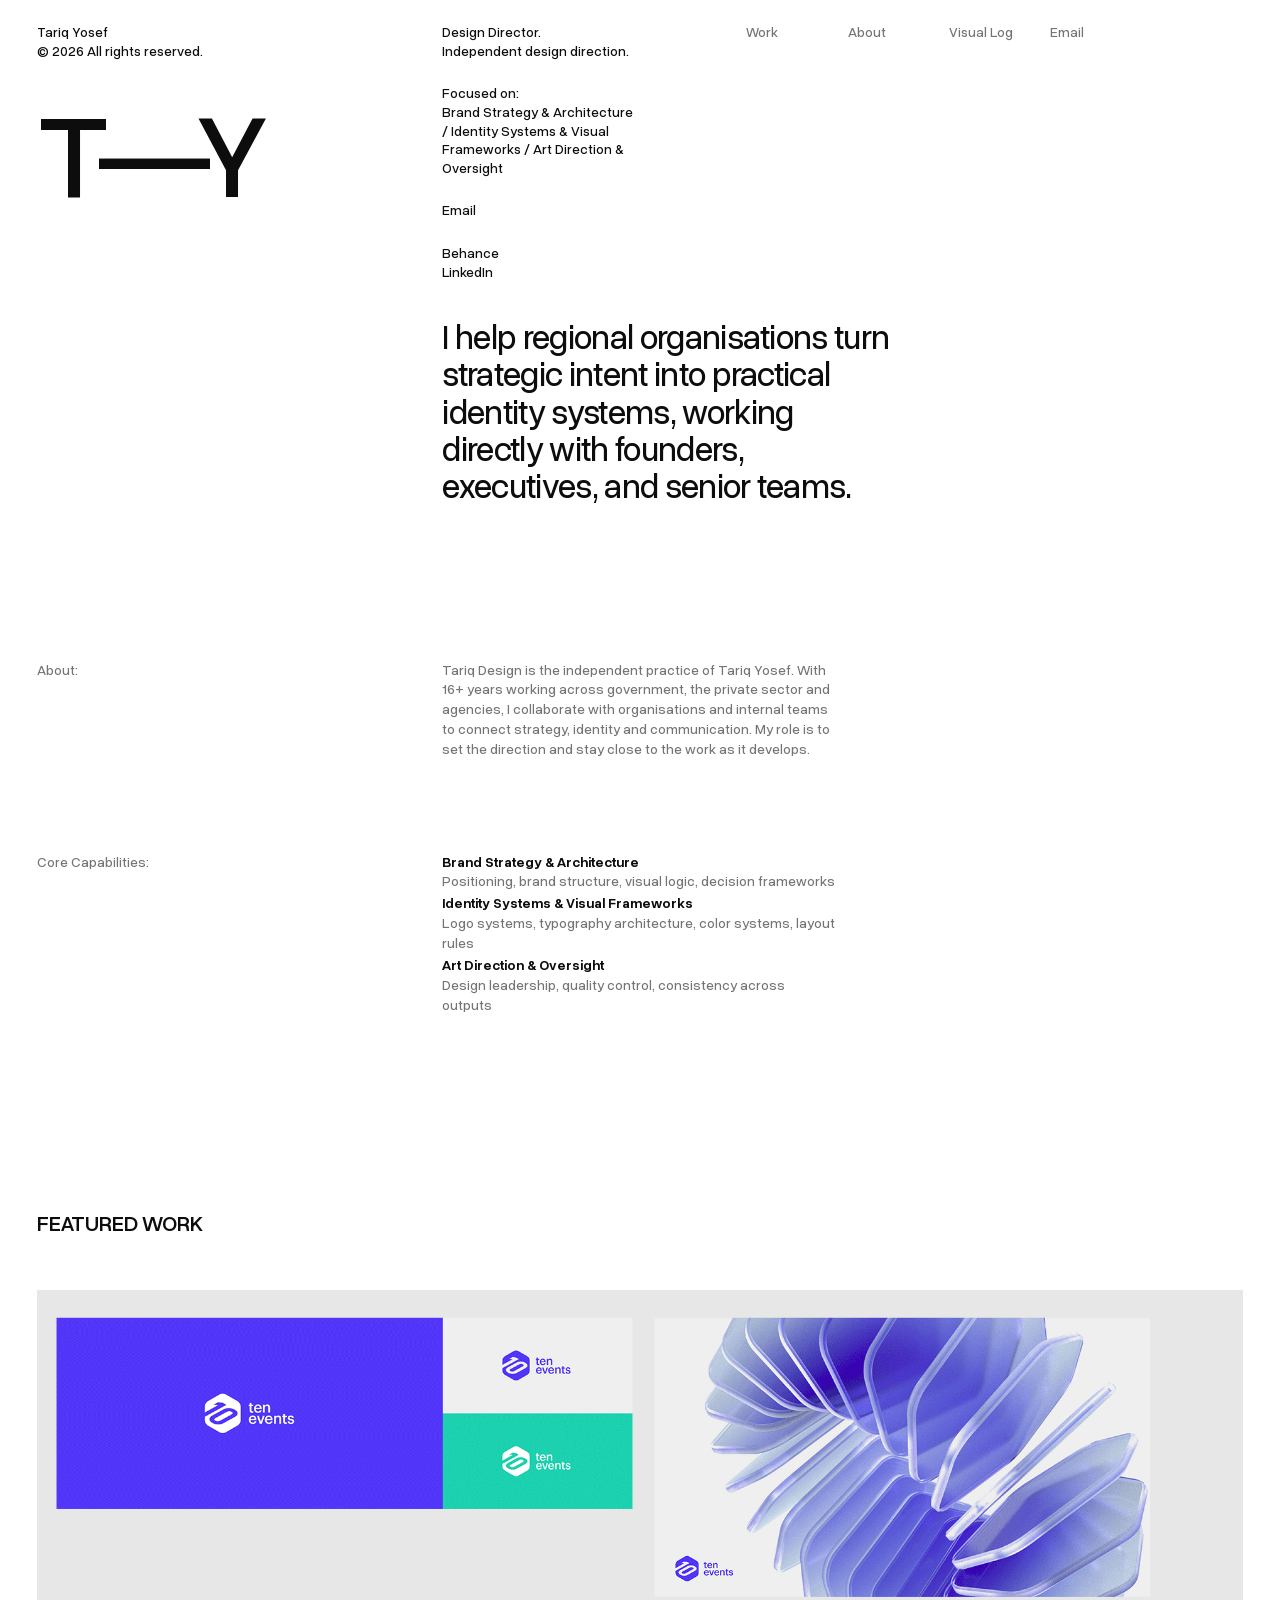
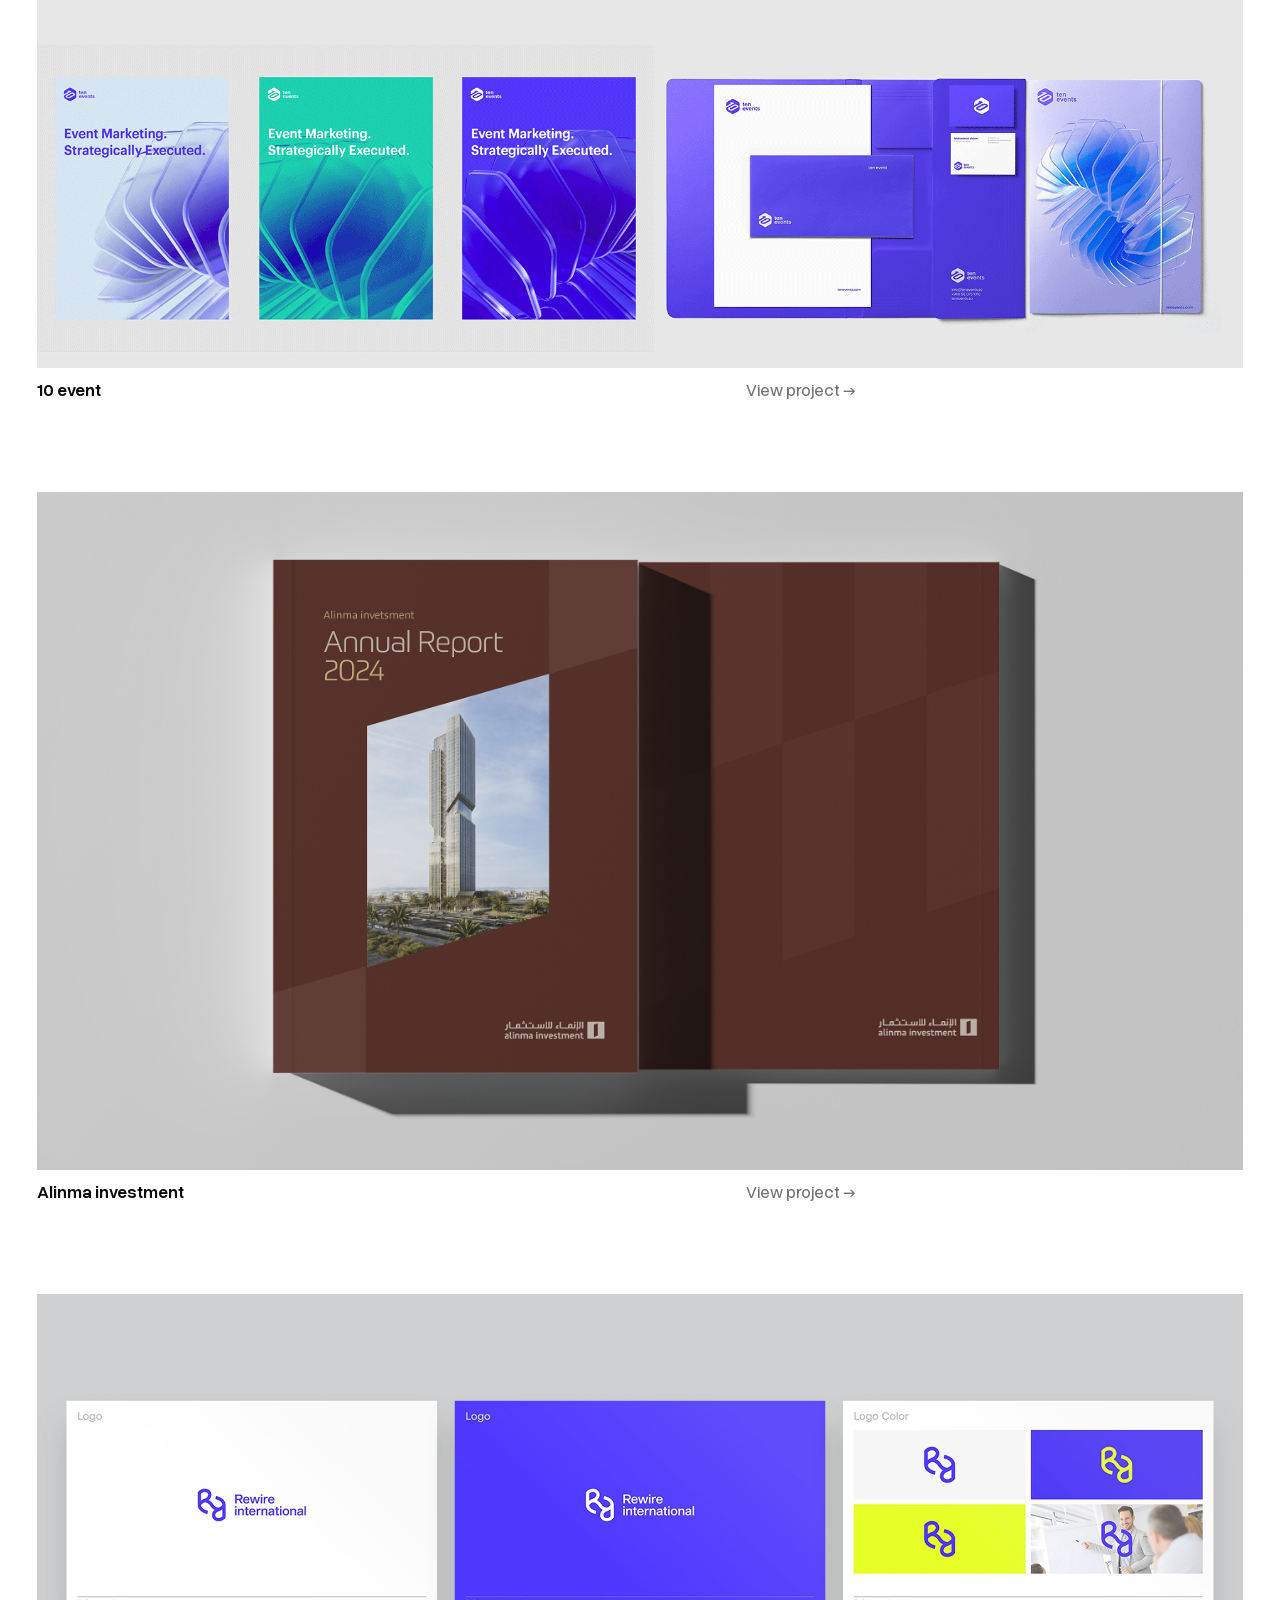
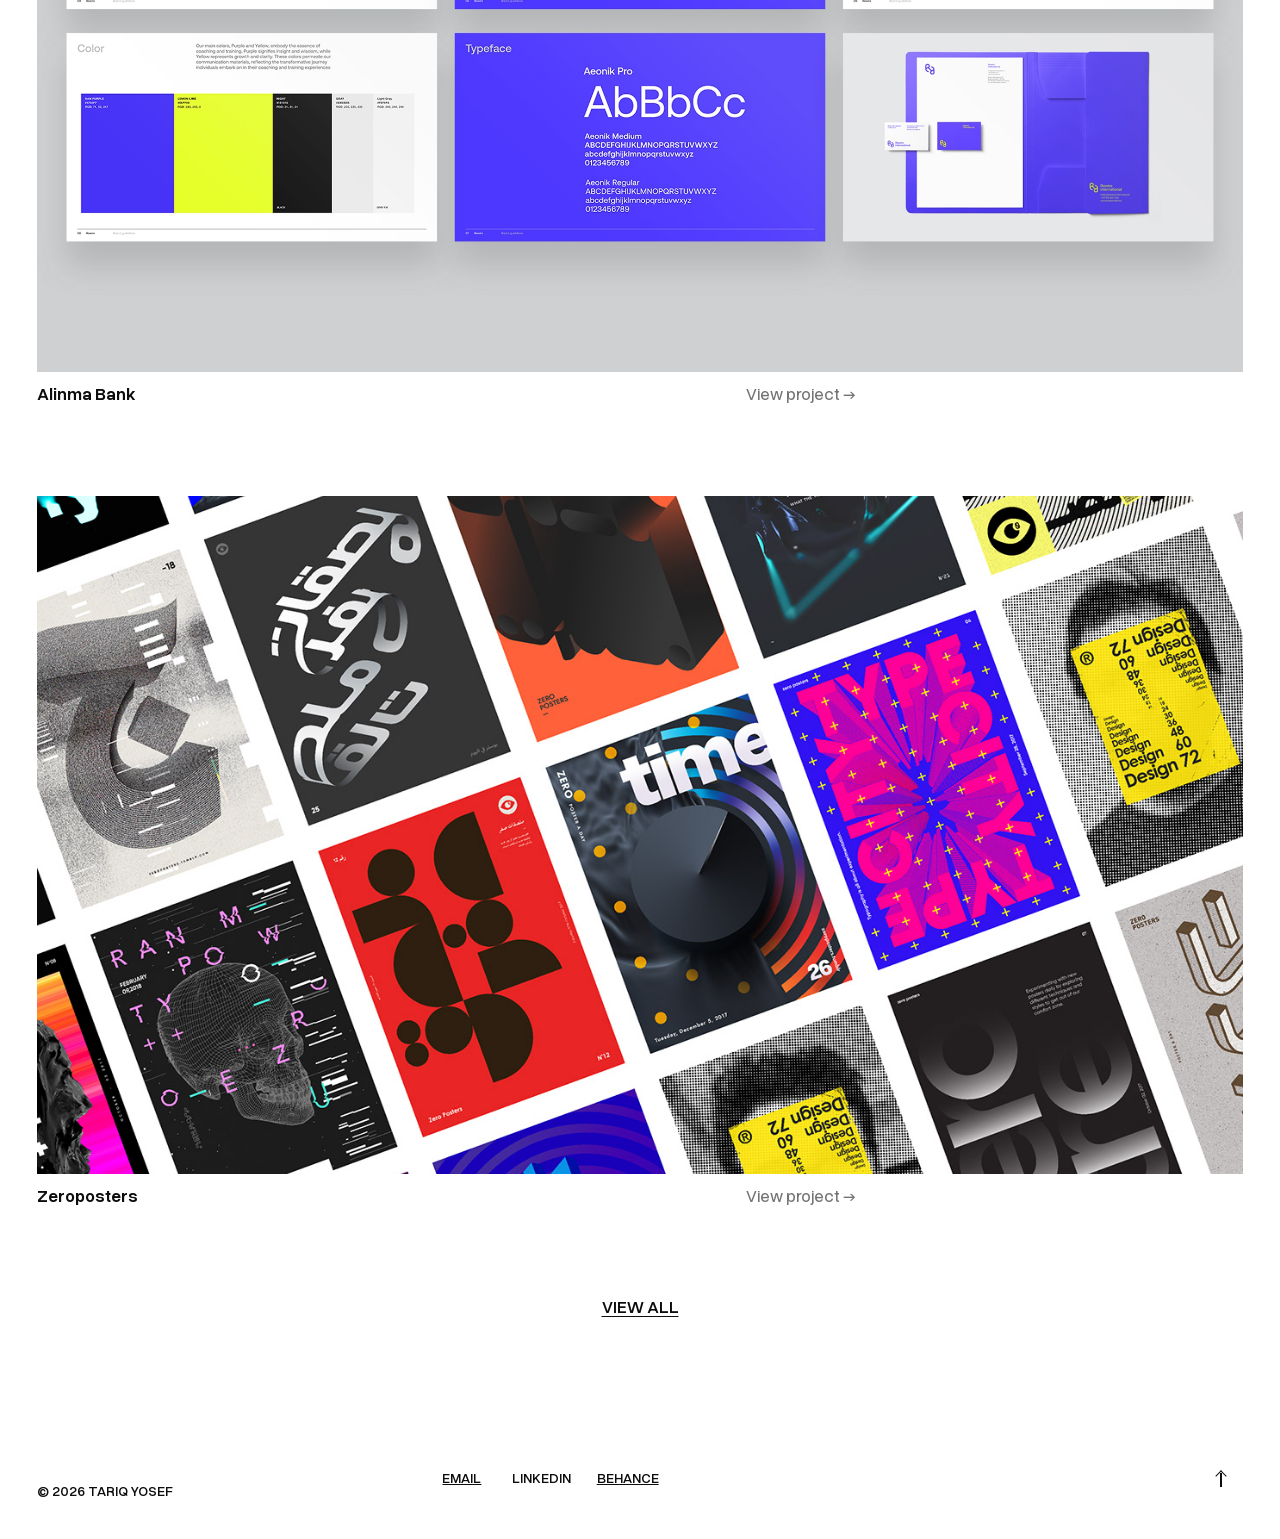
<file: index.html>
<!doctype html>
<html lang="en">
<head>
  <meta charset="utf-8">
  <meta name="viewport" content="width=device-width, initial-scale=1">
  <title>Tariq Yosef — Design Director</title>
  <meta name="description" content="Tariq Yosef is an independent Design Director focused on practical identity systems across Saudi Arabia and MENA.">
  <meta name="theme-color" content="#ffffff">
  <meta property="og:title" content="Tariq Yosef — Design Director">
  <meta property="og:description" content="Independent design direction, identity systems and brand governance across Saudi Arabia and MENA.">
  <meta property="og:type" content="website">
  <meta property="og:url" content="https://tariqdesign.com/">
  <link rel="canonical" href="https://tariqdesign.com/">
  <link rel="stylesheet" href="styles.css?v=61">
  <script defer src="script.js?v=28"></script>
</head>
<body data-page="home">
  <a class="skip-link" href="#main">Skip to content</a>

  <header class="information-layer site-information" id="top" aria-label="Portfolio information">
    <div class="information-column">
      <p><a class="identity-home-link" href="./" aria-label="Go to homepage"><span data-site="name">Tariq Yosef</span><br>© <span data-year></span> All rights reserved.</a></p>
    </div>
    <div class="information-column information-contact">
      <p><span data-professional-title>Design Director</span>.<br>Independent design direction.</p>
      <p>Focused on:<br><span data-focus>Brand systems / Identity / Direction</span></p>
      <p><a data-link="email" hidden>Email</a></p>
      <p><a data-link="behanceUrl" target="_blank" rel="noopener noreferrer" hidden>Behance</a><br><a data-link="linkedInUrl" target="_blank" rel="noopener noreferrer" hidden>LinkedIn</a></p>
    </div>
    <nav class="site-nav site-menu" aria-label="Primary navigation">
      <a href="work/">Work</a>
      <a href="about/">About</a>
      <a href="https://dribbble.com/tariqdesign" target="_blank" rel="noopener noreferrer" aria-label="Visual Log on Dribbble (opens in a new tab)">Visual Log</a>
      <a data-link="email" hidden>Email</a>
    </nav>
  </header>

  <main id="main">
    <section class="profile-panel home-profile" aria-labelledby="home-heading">
      <a class="profile-mark profile-mark-link" href="./" aria-label="Go to homepage">T—Y</a>
      <h1 class="home-positioning" id="home-heading" data-positioning>I help regional organisations turn strategic intent into practical identity systems.</h1>
      <div class="profile-details">
        <div>
          <p class="detail-heading"><span data-label="about">About</span>:</p>
          <p class="profile-copy" data-introduction></p>
        </div>
        <div>
          <p class="detail-heading"><span data-label="capabilities">Capabilities</span>:</p>
          <ul data-capabilities></ul>
        </div>
      </div>
    </section>

    <section class="home-work" aria-labelledby="featured-heading">
      <header class="section-heading">
        <h2 id="featured-heading">Featured work</h2>
      </header>
      <div class="featured-projects" data-home-projects></div>
      <div class="home-work-more">
        <a href="work/">View all</a>
      </div>
    </section>
  </main>

  <footer class="site-footer">
    <p>© <span data-year></span> <span data-site="name">Tariq Yosef</span></p>
    <div class="site-footer-links">
      <a data-link="email" hidden></a>
      <a data-link="linkedInUrl" target="_blank" rel="noopener noreferrer" hidden>LinkedIn</a>
      <a data-link="behanceUrl" target="_blank" rel="noopener noreferrer" hidden>Behance</a>
    </div>
    <a class="back-to-top" href="#top" aria-label="Back to top"><span class="back-to-top-icon" aria-hidden="true"></span></a>
  </footer>

  <p class="content-error" data-error role="status" hidden></p>
</body>
</html>
</file>
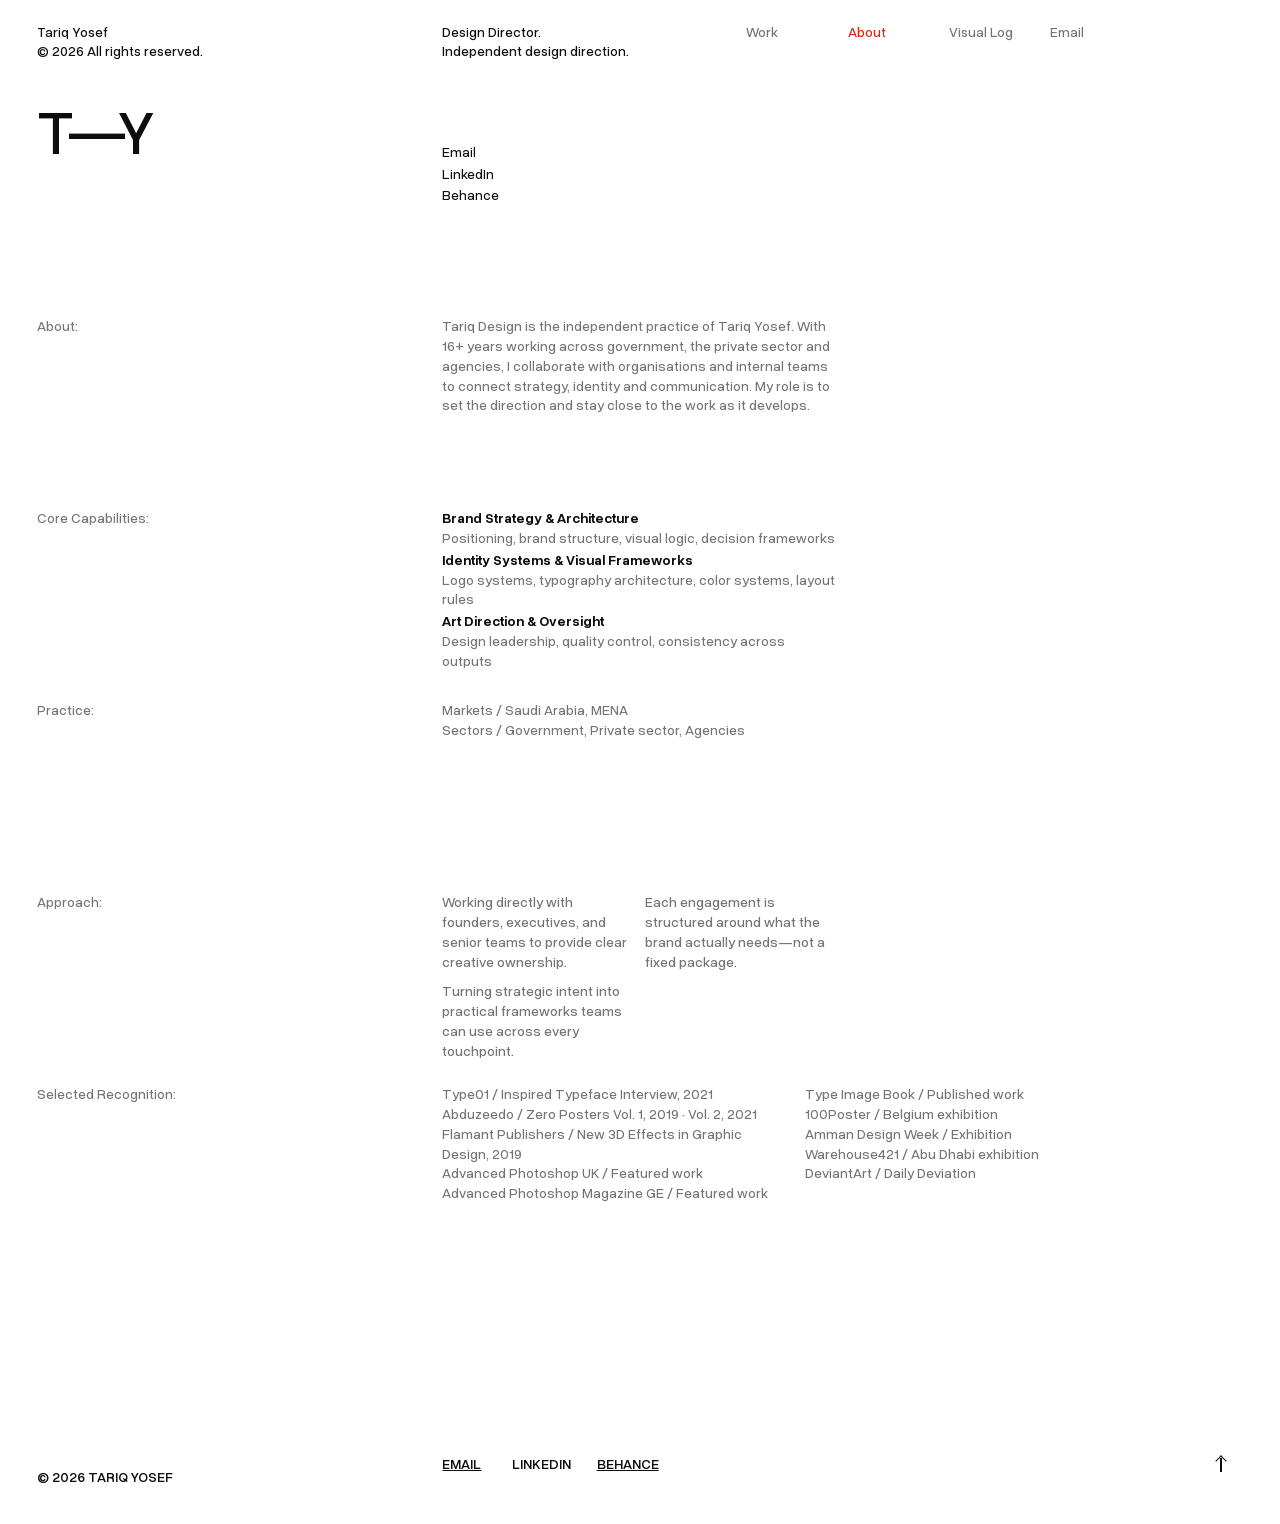
<file: about/index.html>
<!doctype html>
<html lang="en">
<head>
  <meta charset="utf-8">
  <meta name="viewport" content="width=device-width, initial-scale=1">
  <title>About — Tariq Yosef, Design Director</title>
  <meta name="description" content="About Tariq Yosef, an independent Design Director working across brand systems, visual direction and identity systems.">
  <meta name="theme-color" content="#ffffff">
  <meta property="og:title" content="About — Tariq Yosef, Design Director">
  <meta property="og:description" content="Independent design direction, identity systems and brand governance across Saudi Arabia and MENA.">
  <meta property="og:type" content="website">
  <meta property="og:url" content="https://tariqdesign.com/about/">
  <link rel="canonical" href="https://tariqdesign.com/about/">
  <link rel="stylesheet" href="../styles.css?v=58">
  <script defer src="../script.js?v=26"></script>
</head>
<body data-page="about">
  <a class="skip-link" href="#main">Skip to content</a>

  <header class="information-layer site-information" id="top" aria-label="Portfolio information">
    <div class="information-column">
      <p><a class="identity-home-link" href="../" aria-label="Go to homepage"><span data-site="name">Tariq Yosef</span><br>© <span data-year></span> All rights reserved.</a></p>
    </div>
    <div class="information-column">
      <p><span data-professional-title>Design Director</span>.<br>Independent design direction.</p>
    </div>
    <nav class="site-nav site-menu" aria-label="Primary navigation">
      <a href="../work/">Work</a>
      <a href="./" aria-current="page">About</a>
      <a href="https://dribbble.com/tariqdesign" target="_blank" rel="noopener noreferrer" aria-label="Visual Log on Dribbble (opens in a new tab)">Visual Log</a>
      <a data-link="email" hidden>Email</a>
    </nav>
  </header>

  <main id="main">
    <section class="profile-panel about-profile" aria-labelledby="about-heading">
      <a class="profile-mark profile-mark-link profile-mark--internal" href="../" aria-label="Go to homepage">T—Y</a>
      <div class="hero-contact">
        <a data-link="email" hidden></a>
        <a data-link="linkedInUrl" target="_blank" rel="noopener noreferrer" hidden>LinkedIn</a>
        <a data-link="behanceUrl" target="_blank" rel="noopener noreferrer" hidden>Behance</a>
      </div>
      <h1 class="visually-hidden" id="about-heading">About Tariq Yosef</h1>
      <div class="profile-details">
        <div>
          <p class="detail-heading"><span data-label="about">About</span>:</p>
          <p class="profile-copy" data-introduction></p>
        </div>
        <div>
          <p class="detail-heading"><span data-label="capabilities">Capabilities</span>:</p>
          <ul data-capabilities></ul>
        </div>
        <div>
          <p class="detail-heading">Practice:</p>
          <ul data-practice></ul>
        </div>
        <div>
          <p class="detail-heading">Approach:</p>
          <ul data-approach></ul>
        </div>
        <div>
          <p class="detail-heading">Selected <span data-label="recognition">recognition</span>:</p>
          <ul data-recognition></ul>
        </div>
        <div class="about-sections" data-about-sections></div>
      </div>
    </section>
  </main>

  <footer class="site-footer">
    <p>© <span data-year></span> <span data-site="name">Tariq Yosef</span></p>
    <div class="site-footer-links">
      <a data-link="email" hidden></a>
      <a data-link="linkedInUrl" target="_blank" rel="noopener noreferrer" hidden>LinkedIn</a>
      <a data-link="behanceUrl" target="_blank" rel="noopener noreferrer" hidden>Behance</a>
    </div>
    <a class="back-to-top" href="#top" aria-label="Back to top"><span class="back-to-top-icon" aria-hidden="true"></span></a>
  </footer>

  <p class="content-error" data-error role="status" hidden></p>
</body>
</html>
</file>
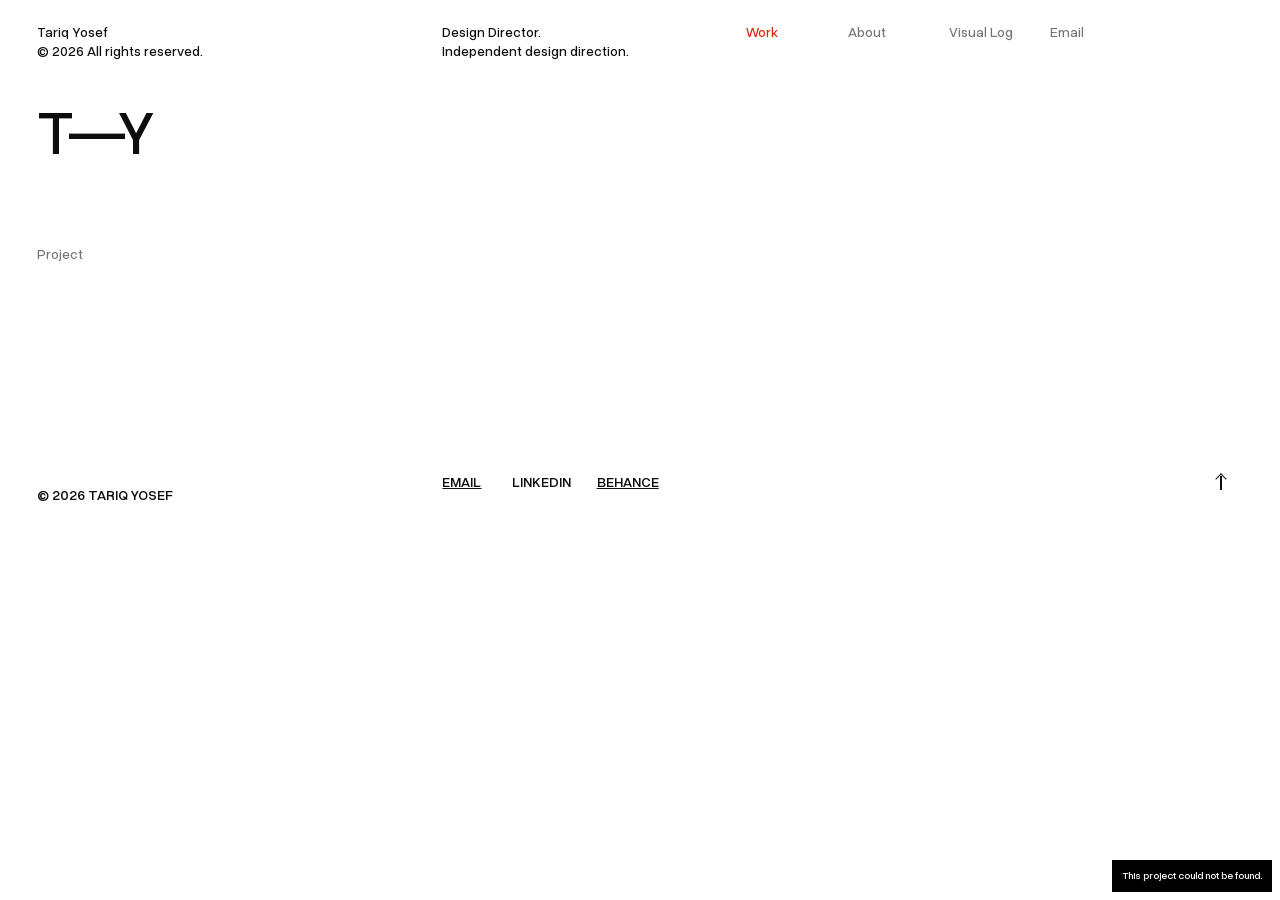
<file: project/index.html>
<!doctype html>
<html lang="en">
<head>
  <meta charset="utf-8">
  <meta name="viewport" content="width=device-width, initial-scale=1">
  <title>Project — Tariq Yosef, Design Director</title>
  <meta name="description" content="A selected design direction and identity system engagement by Tariq Yosef.">
  <meta name="theme-color" content="#ffffff">
  <meta property="og:title" content="Project — Tariq Yosef, Design Director">
  <meta property="og:description" content="A selected design direction and identity system engagement by Tariq Yosef.">
  <meta property="og:type" content="website">
  <meta property="og:url" content="https://tariqdesign.com/project/">
  <link rel="canonical" href="https://tariqdesign.com/project/">
  <link rel="stylesheet" href="../styles.css?v=58">
  <script defer src="../script.js?v=26"></script>
</head>
<body data-page="project">
  <a class="skip-link" href="#project-media">Skip to project media</a>

  <header class="information-layer site-information" id="top" aria-label="Portfolio information">
    <div class="information-column">
      <p><a class="identity-home-link" href="../" aria-label="Go to homepage"><span data-site="name">Tariq Yosef</span><br>© <span data-year></span> All rights reserved.</a></p>
    </div>
    <div class="information-column">
      <p><span data-professional-title>Design Director</span>.<br>Independent design direction.</p>
    </div>
    <nav class="site-nav site-menu" aria-label="Primary navigation">
      <a href="../work/" aria-current="page">Work</a>
      <a href="../about/">About</a>
      <a href="https://dribbble.com/tariqdesign" target="_blank" rel="noopener noreferrer" aria-label="Visual Log on Dribbble (opens in a new tab)">Visual Log</a>
      <a data-link="email" hidden>Email</a>
    </nav>
  </header>

  <main id="main">
    <section class="profile-panel project-profile" aria-labelledby="project-heading">
      <a class="profile-mark profile-mark-link profile-mark--internal" href="../" aria-label="Go to homepage">T—Y</a>
      <div class="profile-details">
        <div>
          <h1 class="detail-heading" id="project-heading" data-project-title>Project</h1>
          <div class="project-copy">
            <p class="profile-copy" data-project-description></p>
            <dl class="project-metadata" data-project-metadata hidden></dl>
          </div>
        </div>
      </div>
    </section>

    <section class="visual-feed project-detail-feed" id="project-media" aria-label="Project media">
      <div class="feed-grid" data-feed></div>
    </section>
  </main>

  <footer class="site-footer">
    <p>© <span data-year></span> <span data-site="name">Tariq Yosef</span></p>
    <div class="site-footer-links">
      <a data-link="email" hidden></a>
      <a data-link="linkedInUrl" target="_blank" rel="noopener noreferrer" hidden>LinkedIn</a>
      <a data-link="behanceUrl" target="_blank" rel="noopener noreferrer" hidden>Behance</a>
    </div>
    <a class="back-to-top" href="#top" aria-label="Back to top"><span class="back-to-top-icon" aria-hidden="true"></span></a>
  </footer>

  <dialog class="quick-view" data-lightbox aria-labelledby="quick-view-title">
    <h2 class="visually-hidden" id="quick-view-title">Project image viewer</h2>
    <button type="button" class="quick-close" data-lightbox-close aria-label="Close image viewer">×</button>
    <button type="button" class="quick-arrow quick-previous" data-lightbox-previous aria-label="Previous image">←</button>
    <figure class="quick-media">
      <img data-lightbox-image alt="">
      <figcaption class="quick-caption"><span data-lightbox-caption></span></figcaption>
    </figure>
    <button type="button" class="quick-arrow quick-next" data-lightbox-next aria-label="Next image">→</button>
    <p class="quick-count" aria-live="polite"><span data-lightbox-current>1</span> / <span data-lightbox-total>1</span></p>
  </dialog>

  <p class="content-error" data-error role="status" hidden></p>
</body>
</html>
</file>
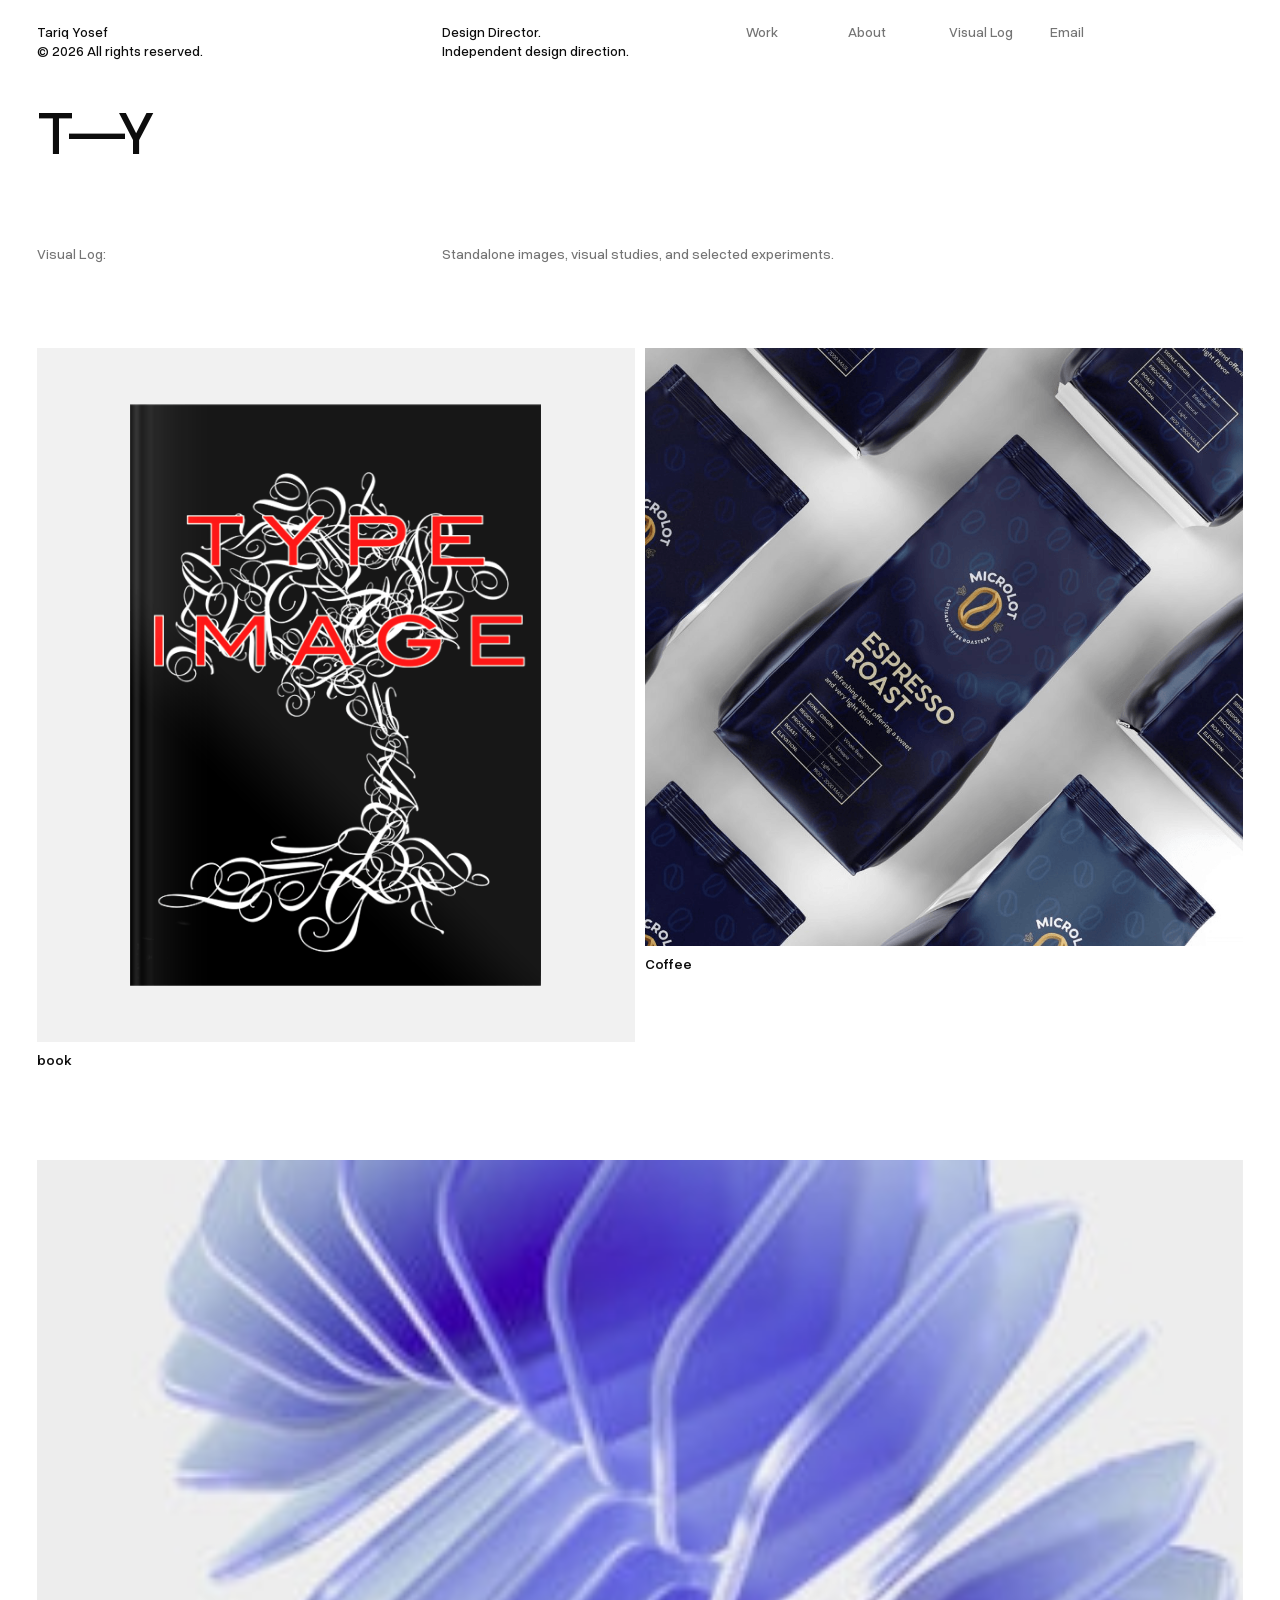
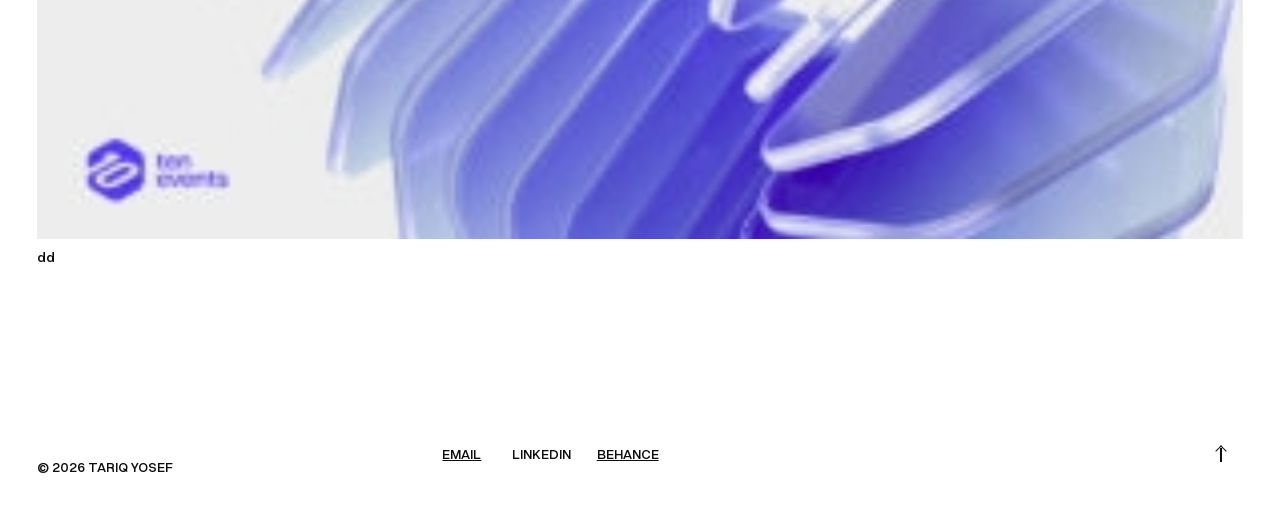
<file: visual-log/index.html>
<!doctype html>
<html lang="en">
<head>
  <meta charset="utf-8">
  <meta name="viewport" content="width=device-width, initial-scale=1">
  <title>Visual Log — Tariq Yosef, Design Director</title>
  <meta name="description" content="Standalone images, visual studies and selected experiments by Tariq Yosef.">
  <meta name="theme-color" content="#ffffff">
  <meta property="og:title" content="Visual Log — Tariq Yosef, Design Director">
  <meta property="og:description" content="Standalone images, visual studies and selected experiments by Tariq Yosef.">
  <meta property="og:type" content="website">
  <meta property="og:url" content="https://tariqdesign.com/visual-log/">
  <link rel="canonical" href="https://tariqdesign.com/visual-log/">
  <link rel="stylesheet" href="../styles.css?v=58">
  <script defer src="../script.js?v=26"></script>
</head>
<body data-page="visual-log">
  <a class="skip-link" href="#visual-log-feed">Skip to visual log</a>

  <header class="information-layer site-information" id="top" aria-label="Portfolio information">
    <div class="information-column">
      <p><a class="identity-home-link" href="../" aria-label="Go to homepage"><span data-site="name">Tariq Yosef</span><br>© <span data-year></span> All rights reserved.</a></p>
    </div>
    <div class="information-column">
      <p><span data-professional-title>Design Director</span>.<br>Independent design direction.</p>
    </div>
    <nav class="site-nav site-menu" aria-label="Primary navigation">
      <a href="../work/">Work</a>
      <a href="../about/">About</a>
      <a href="https://dribbble.com/tariqdesign" target="_blank" rel="noopener noreferrer" aria-label="Visual Log on Dribbble (opens in a new tab)">Visual Log</a>
      <a data-link="email" hidden>Email</a>
    </nav>
  </header>

  <main id="main">
    <section class="profile-panel visual-log-profile" aria-labelledby="visual-log-heading">
      <a class="profile-mark profile-mark-link profile-mark--internal" href="../" aria-label="Go to homepage">T—Y</a>
      <h1 class="visually-hidden" id="visual-log-heading">Visual Log</h1>
      <div class="profile-details">
        <div>
          <p class="detail-heading">Visual Log:</p>
          <p class="profile-copy">Standalone images, visual studies, and selected experiments.</p>
        </div>
      </div>
    </section>

    <section class="visual-feed visual-log-feed" id="visual-log-feed" aria-label="Visual Log entries">
      <div class="feed-grid visual-log-grid" data-visual-log></div>
    </section>
  </main>

  <footer class="site-footer">
    <p>© <span data-year></span> <span data-site="name">Tariq Yosef</span></p>
    <div class="site-footer-links">
      <a data-link="email" hidden></a>
      <a data-link="linkedInUrl" target="_blank" rel="noopener noreferrer" hidden>LinkedIn</a>
      <a data-link="behanceUrl" target="_blank" rel="noopener noreferrer" hidden>Behance</a>
    </div>
    <a class="back-to-top" href="#top" aria-label="Back to top"><span class="back-to-top-icon" aria-hidden="true"></span></a>
  </footer>

  <dialog class="quick-view" data-lightbox aria-labelledby="quick-view-title">
    <h2 class="visually-hidden" id="quick-view-title">Visual Log image viewer</h2>
    <button type="button" class="quick-close" data-lightbox-close aria-label="Close image viewer">×</button>
    <button type="button" class="quick-arrow quick-previous" data-lightbox-previous aria-label="Previous image">←</button>
    <figure class="quick-media">
      <img data-lightbox-image alt="">
      <figcaption class="quick-caption"><span data-lightbox-caption></span></figcaption>
    </figure>
    <button type="button" class="quick-arrow quick-next" data-lightbox-next aria-label="Next image">→</button>
    <p class="quick-count" aria-live="polite"><span data-lightbox-current>1</span> / <span data-lightbox-total>1</span></p>
  </dialog>

  <p class="content-error" data-error role="status" hidden></p>
</body>
</html>
</file>
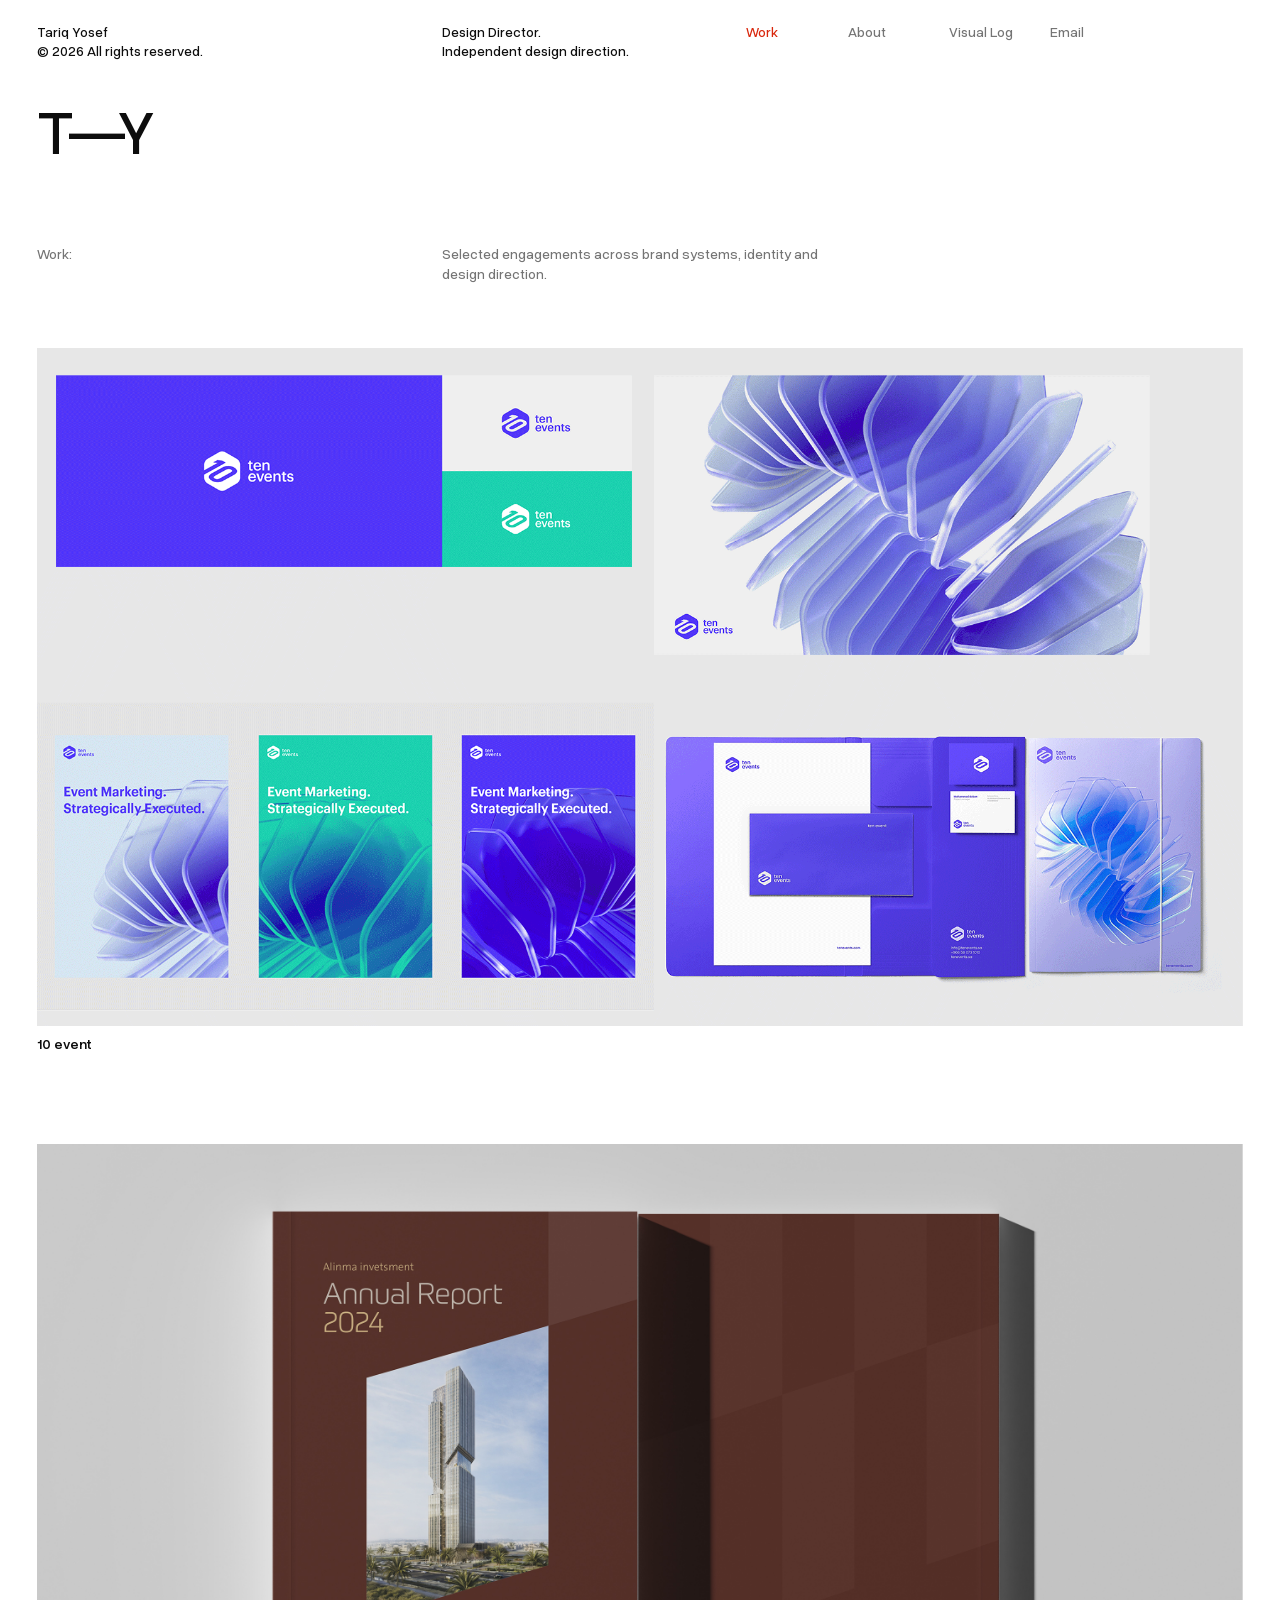
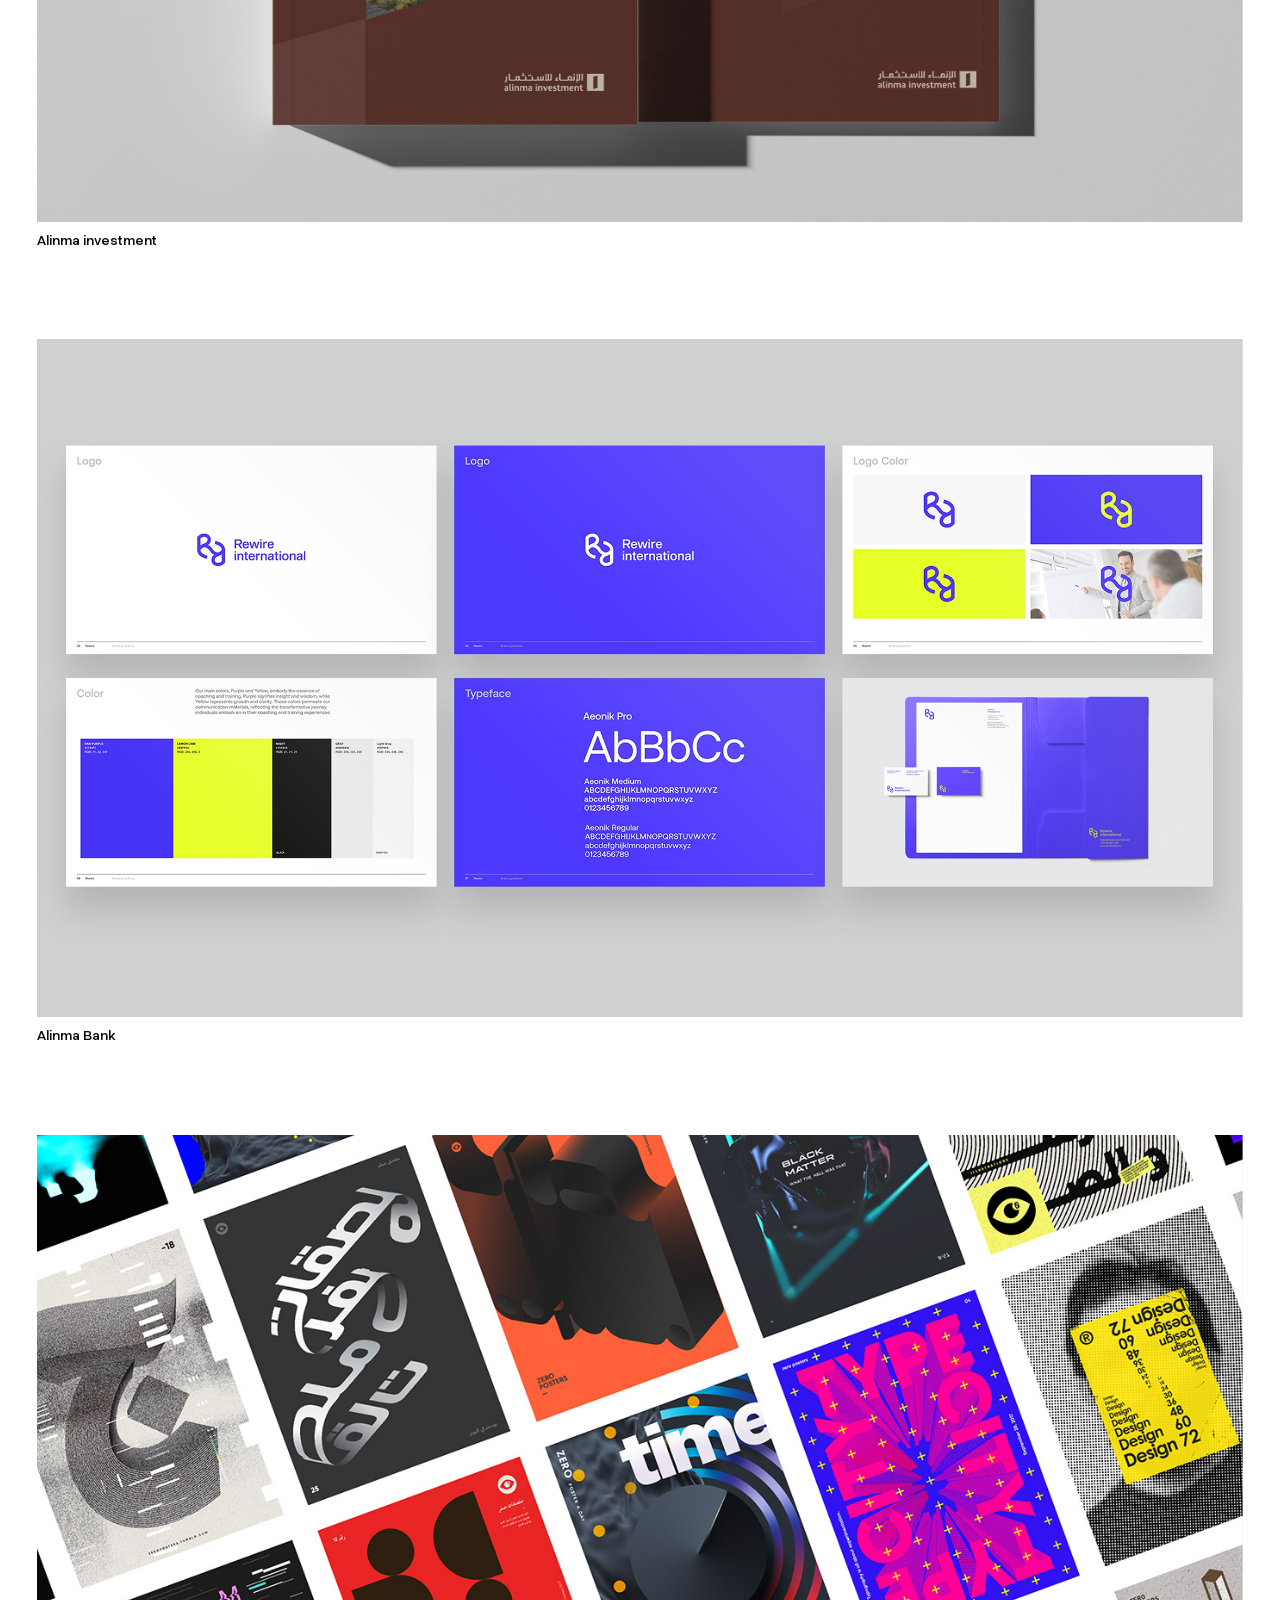
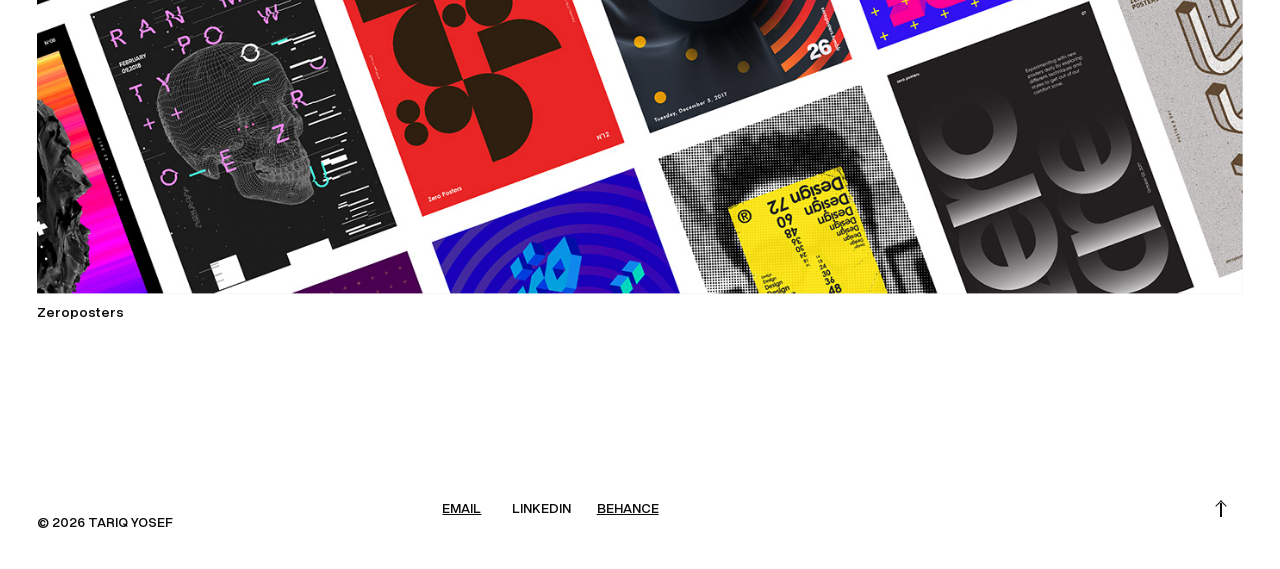
<file: work/index.html>
<!doctype html>
<html lang="en">
<head>
  <meta charset="utf-8">
  <meta name="viewport" content="width=device-width, initial-scale=1">
  <title>Work — Tariq Yosef, Design Director</title>
  <meta name="description" content="Selected brand systems, identity systems and design direction engagements by Tariq Yosef.">
  <meta name="theme-color" content="#ffffff">
  <meta property="og:title" content="Work — Tariq Yosef, Design Director">
  <meta property="og:description" content="Selected brand systems, identity systems and design direction engagements.">
  <meta property="og:type" content="website">
  <meta property="og:url" content="https://tariqdesign.com/work/">
  <link rel="canonical" href="https://tariqdesign.com/work/">
  <link rel="stylesheet" href="../styles.css?v=58">
  <script defer src="../script.js?v=26"></script>
</head>
<body data-page="work">
  <a class="skip-link" href="#feed">Skip to selected work</a>

  <header class="information-layer site-information" id="top" aria-label="Portfolio information">
    <div class="information-column">
      <p><a class="identity-home-link" href="../" aria-label="Go to homepage"><span data-site="name">Tariq Yosef</span><br>© <span data-year></span> All rights reserved.</a></p>
    </div>
    <div class="information-column">
      <p><span data-professional-title>Design Director</span>.<br>Independent design direction.</p>
    </div>
    <nav class="site-nav site-menu" aria-label="Primary navigation">
      <a href="./" aria-current="page">Work</a>
      <a href="../about/">About</a>
      <a href="https://dribbble.com/tariqdesign" target="_blank" rel="noopener noreferrer" aria-label="Visual Log on Dribbble (opens in a new tab)">Visual Log</a>
      <a data-link="email" hidden>Email</a>
    </nav>
  </header>

  <main id="main">
    <section class="profile-panel work-profile" aria-labelledby="work-heading">
      <a class="profile-mark profile-mark-link profile-mark--internal" href="../" aria-label="Go to homepage">T—Y</a>
      <h1 class="visually-hidden" id="work-heading">Selected work</h1>
      <div class="profile-details">
        <div>
          <p class="detail-heading">Work:</p>
          <p class="profile-copy">Selected engagements across brand systems, identity and design direction.</p>
        </div>
      </div>
    </section>

    <section class="visual-feed work-feed" id="feed" aria-label="Selected visual work">
      <div class="feed-grid" data-feed></div>
    </section>
  </main>

  <footer class="site-footer">
    <p>© <span data-year></span> <span data-site="name">Tariq Yosef</span></p>
    <div class="site-footer-links">
      <a data-link="email" hidden></a>
      <a data-link="linkedInUrl" target="_blank" rel="noopener noreferrer" hidden>LinkedIn</a>
      <a data-link="behanceUrl" target="_blank" rel="noopener noreferrer" hidden>Behance</a>
    </div>
    <a class="back-to-top" href="#top" aria-label="Back to top"><span class="back-to-top-icon" aria-hidden="true"></span></a>
  </footer>

  <dialog class="quick-view" data-lightbox aria-labelledby="quick-view-title">
    <h2 class="visually-hidden" id="quick-view-title">Selected work image viewer</h2>
    <button type="button" class="quick-close" data-lightbox-close aria-label="Close image viewer">×</button>
    <button type="button" class="quick-arrow quick-previous" data-lightbox-previous aria-label="Previous image">←</button>
    <figure class="quick-media">
      <img data-lightbox-image alt="">
      <figcaption class="quick-caption"><span data-lightbox-caption></span></figcaption>
    </figure>
    <button type="button" class="quick-arrow quick-next" data-lightbox-next aria-label="Next image">→</button>
    <p class="quick-count" aria-live="polite"><span data-lightbox-current>1</span> / <span data-lightbox-total>1</span></p>
  </dialog>

  <p class="content-error" data-error role="status" hidden></p>
</body>
</html>
</file>
<file: styles.css>
@font-face {
  font-family: "Overused Grotesk";
  src: url("assets/fonts/OverusedGrotesk-VF.woff2") format("woff2");
  font-style: normal;
  font-weight: 300 900;
  font-display: swap;
}

:root {
  --paper: #fff;
  --ink: #0d0d0d;
  --muted: #747474;
  --blue: #416ddd;
  --active: #d9270c;
  --gap: 10px;
  --media-flow-gap: calc(var(--gap) * 3);
  --edge: clamp(20px, 2.92vw, 42px);
  --type-body: 14px;
  --type-header: 13.8px;
  --micro: var(--type-body);
  --site-grid: repeat(12, minmax(0, 1fr));
  --gallery-target-ratio: 0.56;
  --gallery-max-items: 3;
}

* {
  box-sizing: border-box;
}

html {
  scroll-behavior: smooth;
}

body {
  margin: 0;
  background: var(--paper);
  color: var(--ink);
  font-family: "Overused Grotesk", "Helvetica Neue", Helvetica, Arial, sans-serif;
  font-weight: 420;
  -webkit-font-smoothing: antialiased;
}

body.quick-view-open {
  overflow: hidden;
}

a {
  color: inherit;
}

a:hover {
  color: var(--blue);
}

button,
a {
  -webkit-tap-highlight-color: transparent;
}

button:focus-visible,
a:focus-visible {
  outline: 2px solid var(--blue);
  outline-offset: 3px;
}

.skip-link {
  position: fixed;
  z-index: 100;
  top: -60px;
  left: 8px;
  padding: 8px 10px;
  background: #000;
  color: #fff;
  font: 600 11px/1.1 "Overused Grotesk", "Helvetica Neue", Helvetica, Arial, sans-serif;
}

.skip-link:focus {
  top: 8px;
}

.information-layer {
  position: absolute;
  z-index: 20;
  inset: 8px var(--edge) auto;
  width: auto;
  display: grid;
  grid-template-columns: var(--site-grid);
  gap: var(--gap);
  color: #fff;
  mix-blend-mode: difference;
  pointer-events: none;
  font-family: "Overused Grotesk", "Helvetica Neue", Helvetica, Arial, sans-serif;
  font-size: var(--type-header);
  font-weight: 500;
  line-height: 1.3;
  letter-spacing: 0.015em;
  text-transform: uppercase;
  text-shadow: 0 0 0.35px currentColor;
}

.information-column:first-child {
  grid-column: 1;
}

.information-column:last-child {
  grid-column: 2;
}

.information-column,
.profile-details > div,
.profile-details > div > :not(.detail-heading),
.about-section,
.about-section-content {
  min-width: 0;
}

.information-layer p {
  margin: 0 0 20px;
}

.information-layer a {
  pointer-events: auto;
  text-decoration: underline;
  text-underline-offset: 0.13em;
}

.information-layer .identity-home-link,
.profile-mark-link {
  text-decoration: none;
}

.profile-panel {
  min-height: 0;
  display: grid;
  grid-template-columns: var(--site-grid);
  gap: var(--gap);
  padding: 78px var(--edge) 10rem;
}

.profile-mark {
  align-self: start;
  font-size: clamp(4.5rem, 12vw, 11rem);
  font-weight: 470;
  line-height: 0.76;
  letter-spacing: -0.085em;
  white-space: nowrap;
}

.profile-mark-link {
  display: block;
}

.profile-details {
  grid-column: 1 / -1;
  display: block;
  align-self: start;
  margin-top: clamp(6rem, 8vw, 9rem);
  font-family: "Overused Grotesk", "Helvetica Neue", Helvetica, Arial, sans-serif;
  font-size: var(--micro);
  font-weight: 500;
  line-height: 1.35;
  text-transform: none;
}

.profile-details > div {
  display: grid;
  grid-template-columns: var(--site-grid);
  column-gap: var(--gap);
  align-items: start;
  margin: 0;
  padding: clamp(26px, 3.8vw, 64px) 0;
}

.profile-details > div:first-child {
  padding-top: 0;
}

.profile-details > div > :not(.detail-heading) {
  grid-column: 2 / span 2;
}

.detail-heading {
  grid-column: 1;
  margin: 0;
  font-weight: 520;
}

.profile-details ul {
  margin: 0;
  padding: 0;
  color: var(--muted);
  list-style: none;
}

.profile-copy {
  max-width: 72ch;
  margin: 0;
  color: var(--muted);
  font-family: "Overused Grotesk", "Helvetica Neue", Helvetica, Arial, sans-serif;
  font-size: var(--type-body);
  font-weight: 450;
  line-height: 1.42;
  letter-spacing: 0;
  text-transform: none;
}

[data-approach] {
  display: grid;
  grid-template-columns: repeat(2, minmax(0, 1fr));
  column-gap: clamp(18px, 2vw, 42px);
  row-gap: 16px;
  font-family: "Overused Grotesk", "Helvetica Neue", Helvetica, Arial, sans-serif;
  font-size: var(--type-body);
  font-weight: 450;
  line-height: 1.38;
  letter-spacing: 0;
  text-transform: none;
}

[data-approach] li + li {
  margin-top: 0;
}

[data-recognition] {
  grid-column: 2 / -1 !important;
  columns: 2;
  column-gap: clamp(18px, 2vw, 42px);
}

[data-recognition] li {
  break-inside: avoid;
}

[data-capabilities] li + li {
  margin-top: 8px;
}

.capability-title,
.capability-description {
  display: block;
}

.capability-title {
  color: var(--ink);
  font-weight: 600;
}

.capability-description {
  margin-top: 2px;
  font-size: 1em;
  line-height: 1.35;
  text-transform: none;
}

.about-sections {
  display: contents !important;
}

.about-section {
  display: grid;
  grid-template-columns: var(--site-grid);
  column-gap: var(--gap);
  align-items: start;
  padding: clamp(26px, 3.8vw, 64px) 0;
}

.about-section-content {
  grid-column: 2 / span 2;
  color: var(--muted);
}

.about-section-content--one {
  grid-column: 2 / span 1;
}

.about-section-content--three,
.about-section-content--split {
  grid-column: 2 / -1;
}

.about-section-content--split {
  display: grid;
  grid-template-columns: repeat(2, minmax(0, 1fr));
  gap: clamp(18px, 2vw, 42px);
}

.about-section-content--image-left .about-image {
  order: -1;
}

.about-rich-text {
  font-family: "Overused Grotesk", "Helvetica Neue", Helvetica, Arial, sans-serif;
  font-weight: 450;
  line-height: 1.42;
  letter-spacing: 0;
  text-transform: none;
}

.about-rich-text--small {
  font-size: var(--type-header);
}

.about-rich-text--standard {
  font-size: var(--type-body);
}

.about-rich-text--large {
  font-size: clamp(16pt, 1.8vw, 22pt);
  line-height: 1.28;
}

.about-rich-text h3,
.about-rich-text p,
.about-rich-text ul,
.about-rich-text ol {
  margin: 0 0 0.75em;
}

.about-rich-text > :last-child {
  margin-bottom: 0;
}

.about-rich-text h3 {
  color: var(--ink);
  font-size: 1em;
  font-weight: 600;
}

.about-rich-text ul,
.about-rich-text ol {
  padding-left: 1.2em;
}

.about-rich-text a {
  text-decoration: underline;
  text-underline-offset: 0.13em;
}

.about-image {
  min-width: 0;
  margin: 0;
}

.about-image img {
  width: 100%;
  height: auto;
  display: block;
  border-radius: 0;
}

.about-image figcaption {
  margin-top: 7px;
  color: var(--muted);
  font-size: var(--type-header);
  line-height: 1.3;
}

.visual-feed {
  padding: 0 var(--edge) var(--edge);
}

.feed-grid {
  display: block;
}

.project-group {
  display: block;
  padding: clamp(30px, 4vw, 68px) 0;
}

.project-group:first-child {
  padding-top: 0;
}

.project-heading {
  display: grid;
  grid-template-columns: var(--site-grid);
  column-gap: var(--gap);
  align-items: start;
  margin-bottom: clamp(24px, 2.2vw, 40px);
  font-size: var(--micro);
  line-height: 1.3;
}

.project-heading h2,
.project-heading p {
  margin: 0;
}

.project-heading h2 {
  grid-column: 1;
  font-size: inherit;
  font-weight: 620;
}

.project-heading p {
  grid-column: 2 / span 2;
  width: min(100%, 62ch);
  color: var(--muted);
  overflow-wrap: anywhere;
}

@media (min-width: 1200px) {
  .project-heading p {
    width: min(75%, 62ch);
  }
}

.project-media,
.project-images {
  display: grid;
  gap: var(--media-flow-gap);
}

.project-video {
  min-width: 0;
  margin: 0;
  border-radius: 0;
  overflow: hidden;
  background: #111;
}

.project-video video {
  width: 100%;
  height: auto;
  display: block;
  background: #111;
}

.project-video.has-fallback {
  position: relative;
  background: #e8e8e8;
}

.project-video-fallback {
  width: 100%;
  height: auto;
  display: block;
}

.project-video.has-fallback video {
  position: absolute;
  inset: 0;
  height: 100%;
  object-fit: cover;
  opacity: 0;
  transition: opacity 180ms ease;
}

.project-video.has-fallback.is-video-ready video {
  opacity: 1;
}

.project-video.has-video-error video {
  display: none;
}

.project-slider {
  position: relative;
  min-width: 0;
  aspect-ratio: var(--slider-ratio, 16 / 10);
  border-radius: 0;
  overflow: hidden;
  background: #e8e8e8;
}

.slider-viewport {
  position: absolute;
  inset: 0;
}

.slider-viewport {
  display: flex;
  transform: translate3d(var(--slider-offset, 0%), 0, 0);
  transition: transform 500ms cubic-bezier(0.22, 1, 0.36, 1);
}

.slider-viewport.is-resetting {
  transition: none;
}

.slider-slide {
  position: relative;
  flex: 0 0 100%;
  width: 100%;
  height: 100%;
  display: block;
  margin: 0;
  padding: 0;
  border: 0;
  background: transparent;
  cursor: zoom-in;
}

.slider-slide--clone {
  pointer-events: none;
}

.slider-slide img {
  width: 100%;
  height: 100%;
  display: block;
  object-fit: cover;
}

.slider-dots {
  position: absolute;
  z-index: 2;
  bottom: 12px;
  left: 50%;
  display: flex;
  align-items: center;
  gap: 2px;
  transform: translateX(-50%);
}

.slider-dot {
  width: 24px;
  height: 24px;
  display: grid;
  place-items: center;
  margin: 0;
  padding: 0;
  border: 0;
  background: transparent;
  cursor: pointer;
}

.slider-dot::before {
  width: 7px;
  height: 7px;
  border: 1px solid #fff;
  border-radius: 50%;
  background: transparent;
  box-shadow: 0 0 0 1px rgba(0, 0, 0, 0.18);
  content: "";
}

.slider-dot[aria-current="true"]::before {
  background: #fff;
}

.project-row {
  display: flex;
  align-items: stretch;
  gap: var(--gap);
}

.project-image {
  flex: var(--image-ratio, 1.25) 1 0;
  min-width: 0;
  margin: 0;
}

.project-row--incomplete .project-image {
  flex: 0 1 var(--incomplete-width, calc(50% - (var(--gap) / 2)));
}

.feed-image-button {
  width: 100%;
  display: block;
  margin: 0;
  padding: 0;
  border: 0;
  border-radius: 0;
  overflow: hidden;
  background: #e8e8e8;
  cursor: zoom-in;
}

.project-image .feed-image-button {
  aspect-ratio: var(--image-ratio, 5 / 4);
}

.feed-image-button img {
  display: block;
  width: 100%;
  height: calc(100% + 48px);
  margin-top: -24px;
  object-fit: cover;
  transform: translate3d(0, var(--parallax-y, 0), 0) scale(1.01);
  transition: transform 180ms linear, opacity 180ms ease;
  will-change: transform;
}

.feed-image-button:hover img {
  transform: translate3d(0, var(--parallax-y, 0), 0) scale(1.025);
}

.feed-image-button:active img {
  opacity: 0.7;
}

.feed-footer {
  display: grid;
  grid-template-columns: minmax(0, 1fr) auto;
  column-gap: var(--gap);
  row-gap: clamp(24px, 3vw, 48px);
  align-content: start;
  padding: clamp(5rem, 10vw, 8rem) var(--edge) var(--edge);
  font-family: "Overused Grotesk", "Helvetica Neue", Helvetica, Arial, sans-serif;
  font-size: var(--micro);
  font-weight: 500;
  line-height: 1.35;
  text-transform: uppercase;
}

.feed-footer p,
.feed-footer a {
  margin: 0;
}

.feed-footer p {
  max-width: 60ch;
}

.footer-summary,
.footer-contact,
.footer-portfolio {
  grid-column: 1;
}

.footer-summary {
  grid-column: 1 / -1;
}

.footer-contact {
  color: var(--muted);
  font-weight: 420;
  text-transform: none;
}

.back-to-top {
  grid-column: 2;
  align-self: center;
  justify-self: end;
  width: 28px;
  height: 28px;
  display: grid;
  place-items: center;
  text-decoration: none;
}

.back-to-top-icon {
  position: relative;
  width: 13px;
  height: 17px;
  display: block;
}

.back-to-top-icon::before {
  position: absolute;
  top: 1px;
  left: 3px;
  width: 7px;
  height: 7px;
  border-top: 1.5px solid currentColor;
  border-left: 1.5px solid currentColor;
  content: "";
  transform: rotate(45deg);
}

.back-to-top-icon::after {
  position: absolute;
  top: 2px;
  left: 6px;
  width: 1.5px;
  height: 14px;
  background: currentColor;
  content: "";
}

.quick-view {
  width: 100vw;
  max-width: none;
  height: 100svh;
  max-height: none;
  margin: 0;
  padding: 2.5rem;
  border: 0;
  background: rgba(0, 0, 0, 0.85);
  color: #fff;
}

.quick-view::backdrop {
  background: transparent;
}

.quick-view[open] {
  display: grid;
  grid-template-columns: 44px minmax(0, 1fr) 44px;
  grid-template-rows: minmax(0, 1fr) auto;
  align-items: center;
  gap: 10px;
}

.quick-media {
  grid-column: 2;
  grid-row: 1;
  min-width: 0;
  height: 100%;
  display: grid;
  grid-template-rows: minmax(0, 1fr) auto;
  place-items: center;
  margin: 0;
}

.quick-media img {
  min-width: 0;
  max-width: 100%;
  max-height: calc(100svh - 12rem);
  width: auto;
  height: auto;
  object-fit: contain;
}

.quick-media figcaption {
  justify-self: center;
  width: min(100%, 72rem);
  padding-top: 8px;
  font-family: "Overused Grotesk", "Helvetica Neue", Helvetica, Arial, sans-serif;
  font-size: 0.917rem;
  font-weight: 500;
  line-height: 1.3;
  letter-spacing: 0.06em;
  text-transform: uppercase;
}

.quick-caption span {
  display: block;
  text-align: center;
}

.quick-close,
.quick-arrow {
  z-index: 2;
  min-width: 44px;
  min-height: 44px;
  padding: 0;
  border: 0;
  background: transparent;
  color: #fff;
  font: 400 24px/1 "Overused Grotesk", "Helvetica Neue", Helvetica, Arial, sans-serif;
  cursor: pointer;
}

.quick-close {
  position: absolute;
  top: 10px;
  right: 10px;
  font-size: 32px;
  font-weight: 300;
}

.quick-previous { grid-column: 1; grid-row: 1; }
.quick-next { grid-column: 3; grid-row: 1; }

.quick-count {
  grid-column: 2;
  grid-row: 2;
  justify-self: center;
  margin: 0;
  color: #aaa;
  font-family: "Overused Grotesk", "Helvetica Neue", Helvetica, Arial, sans-serif;
  font-size: 0.917rem;
}

.visually-hidden {
  position: absolute;
  width: 1px;
  height: 1px;
  padding: 0;
  margin: -1px;
  overflow: hidden;
  clip: rect(0, 0, 0, 0);
  white-space: nowrap;
  border: 0;
}

.content-error {
  position: fixed;
  z-index: 100;
  right: 8px;
  bottom: 8px;
  max-width: 28rem;
  margin: 0;
  padding: 10px;
  background: #000;
  color: #fff;
  font: 500 10px/1.2 "Overused Grotesk", "Helvetica Neue", Helvetica, Arial, sans-serif;
}

@media (max-width: 700px) {
  :root {
    --edge: 7px;
    --gap: 5px;
    --site-grid: repeat(2, minmax(0, 1fr));
    --gallery-target-ratio: 0.615;
    --gallery-max-items: 2;
  }

  .information-layer {
    position: relative;
    inset: auto;
    width: auto;
    margin: 7px;
    grid-template-columns: var(--site-grid);
  }

  .information-column {
    overflow-wrap: anywhere;
  }

  .information-layer p {
    margin-bottom: 14px;
  }

  .profile-panel {
    min-height: 100svh;
    display: block;
    padding: 48px 7px 90px;
  }

  .profile-mark {
    font-size: 18vw;
  }

  .profile-details {
    width: 100%;
    display: block;
    margin: 140px 0 0;
  }

  .profile-details > div {
    display: grid;
    grid-template-columns: var(--site-grid);
    column-gap: var(--gap);
    padding: 28px 0;
  }

  .profile-details > div:first-child {
    padding-top: 0;
  }

  .profile-details > div > :not(.detail-heading),
  [data-recognition] {
    grid-column: 2 !important;
    overflow-wrap: anywhere;
  }

  .about-section {
    display: grid;
    grid-template-columns: var(--site-grid);
    column-gap: var(--gap);
    padding: 28px 0;
  }

  .about-section-content,
  .about-section-content--one,
  .about-section-content--two,
  .about-section-content--three,
  .about-section-content--split {
    grid-column: 2 / -1;
  }

  .about-section-content--split {
    grid-template-columns: minmax(0, 1fr);
    gap: 20px;
  }

  [data-approach] {
    display: block;
  }

  [data-approach] li + li {
    margin-top: 8px;
  }

  [data-recognition] {
    columns: 1;
  }

  .feed-grid {
    display: block;
  }

  .project-group {
    display: block;
    padding: 38px 0;
  }

  .project-heading {
    margin-bottom: 20px;
  }

  .project-heading p {
    grid-column: 2 / -1;
    width: 100%;
    max-width: 45ch;
  }

  .project-images {
    gap: var(--media-flow-gap);
  }

  .feed-footer {
    display: grid;
    grid-template-columns: minmax(0, 1fr) auto;
    row-gap: 32px;
    padding: 6rem var(--edge) var(--edge);
  }

  .footer-summary,
  .footer-contact,
  .footer-portfolio {
    grid-column: 1;
  }

  .back-to-top {
    grid-column: 2;
    justify-self: end;
  }

  .footer-summary,
  .footer-contact,
  .footer-portfolio {
    grid-column: 1 / -1;
    max-width: 100%;
    overflow-wrap: anywhere;
  }

  .back-to-top {
    grid-column: 2;
  }

  .feed-footer a {
    display: inline-block;
    margin-top: 0;
  }

  .quick-view {
    padding: 38px 6px 24px;
  }

  .quick-view[open] {
    grid-template-columns: 40px minmax(0, 1fr) 40px;
    gap: 2px;
  }

  .quick-media img {
    max-height: calc(100svh - 110px);
  }
}

/* Twelve-column composition from the approved 1440px layouts. */
.information-layer {
  inset: 24px var(--edge) auto;
  color: var(--ink);
  mix-blend-mode: normal;
  font-size: var(--type-header);
  font-weight: 450;
  line-height: 1.35;
  letter-spacing: 0;
  text-transform: none;
  text-shadow: none;
}

.information-layer p {
  margin-bottom: 24px;
}

.information-column:first-child {
  grid-column: 1 / span 2;
}

.site-information .information-column:nth-child(2) {
  grid-column: 5 / span 2;
}

.site-information .site-menu {
  grid-column: 8 / span 4;
  display: grid;
  grid-template-columns: repeat(4, minmax(0, 1fr));
  gap: var(--gap);
  justify-content: initial;
}

.site-menu a {
  justify-self: start;
  color: var(--muted);
}

.site-menu a[aria-current="page"] {
  color: var(--active);
  text-decoration: none;
}

.profile-panel,
.about-profile,
.work-profile {
  min-height: 0;
  grid-template-columns: var(--site-grid);
  padding: 112px var(--edge) clamp(7rem, 12vw, 11rem);
}

.profile-mark,
.home-profile .profile-mark {
  grid-column: 1 / span 2;
  font-size: clamp(6rem, 9.45vw, 8.5rem);
  font-weight: 470;
  line-height: 0.76;
  letter-spacing: -0.085em;
}

.hero-contact {
  grid-column: 5 / span 2;
  align-self: start;
  display: flex;
  flex-direction: column;
  gap: 4px;
  margin-top: 80px;
  font-size: var(--type-body);
  line-height: 1.25;
}

.hero-contact a,
.information-contact a {
  display: inline-flex;
  align-items: baseline;
  width: fit-content;
  text-decoration: none;
}

.hero-contact a::before,
.information-contact a::before {
  width: 0;
  overflow: hidden;
  content: "→";
  opacity: 0;
  font-size: 0.9em;
  line-height: 1;
  transform: translateX(-0.35em);
  transition: width 160ms ease, opacity 160ms ease, transform 160ms ease;
}

.hero-contact a:hover,
.hero-contact a:focus-visible,
.information-contact a:hover,
.information-contact a:focus-visible {
  text-decoration: none;
}

.hero-contact a:hover::before,
.hero-contact a:focus-visible::before,
.information-contact a:hover::before,
.information-contact a:focus-visible::before {
  width: 1.2em;
  opacity: 1;
  transform: translateX(0);
}

.profile-details,
.home-profile .profile-details,
.about-profile .profile-details,
.work-profile .profile-details {
  grid-column: 1 / -1;
  margin-top: clamp(9rem, 11vw, 10rem);
  font-size: var(--type-body);
  font-weight: 430;
  line-height: 1.42;
}

.profile-details > div {
  min-height: clamp(190px, 15vw, 220px);
  grid-template-columns: var(--site-grid);
  padding: 0;
}

.profile-details > div:first-child {
  padding-top: 0;
}

.detail-heading {
  grid-column: 1 / span 2;
  color: var(--muted);
  font-weight: 430;
}

.profile-details > div > :not(.detail-heading),
.about-section-content {
  grid-column: 5 / span 4;
}

.profile-copy {
  max-width: 46ch;
  font-size: var(--type-body);
  font-weight: 430;
  line-height: 1.42;
}

[data-capabilities] li + li {
  margin-top: 2px;
}

.capability-title {
  font-weight: 620;
}

.capability-description {
  margin-top: 0;
  line-height: 1.42;
}

[data-approach] {
  grid-template-columns: repeat(2, minmax(0, 1fr));
  gap: var(--gap);
  font-size: var(--type-body);
  line-height: 1.42;
}

[data-recognition] {
  grid-column: 5 / span 7 !important;
}

.about-section {
  grid-template-columns: var(--site-grid);
}

.home-work,
.visual-feed {
  padding-right: var(--edge);
  padding-left: var(--edge);
}

.section-heading,
.project-heading {
  grid-template-columns: var(--site-grid);
}

.section-heading {
  padding-bottom: clamp(28px, 4vw, 56px);
}

.section-heading h2,
.project-heading h2 {
  grid-column: 1 / span 2;
}

.section-heading a {
  grid-column: 8 / span 3;
  justify-self: start;
}

.project-heading p {
  grid-column: 5 / span 4;
  width: 100%;
}

.work-profile,
.visual-log-profile {
  padding-bottom: 0;
}

.work-profile .profile-details,
.visual-log-profile .profile-details {
  margin-bottom: 0;
}

.work-profile .profile-details > div,
.visual-log-profile .profile-details > div {
  min-height: clamp(150px, 12vw, 180px);
}

.work-feed,
.visual-log-feed {
  padding-bottom: clamp(7rem, 12vw, 11rem);
}

.work-index-grid,
.visual-log-grid {
  display: grid;
  grid-template-columns: var(--site-grid);
  column-gap: var(--gap);
  row-gap: clamp(3.5rem, 7vw, 7rem);
}

.work-project-card {
  grid-column: 1 / -1;
  min-width: 0;
  scroll-margin-top: 24px;
}

.work-project-card--six-columns {
  grid-column: span 6;
}

.work-project-card:focus {
  outline: none;
}

.work-project-link {
  display: block;
  color: var(--ink);
  text-decoration: none;
}

.visual-log-button {
  width: 100%;
  margin: 0;
  padding: 0;
  border: 0;
  background: transparent;
  font: inherit;
  text-align: left;
  cursor: zoom-in;
}

.visual-log-empty {
  grid-column: 1 / -1;
}

.work-project-thumbnail {
  width: 100%;
  overflow: hidden;
  background: #f1f1f1;
}

.work-project-thumbnail img {
  width: 100%;
  height: auto;
  display: block;
  transform: scale(1.001);
  transform-origin: center;
  transition: opacity 280ms ease, transform 500ms cubic-bezier(0.2, 0.75, 0.25, 1);
}

.work-project-title {
  display: flex;
  justify-content: space-between;
  gap: var(--gap);
  align-items: baseline;
  padding-top: 10px;
  font-size: var(--type-body);
  line-height: 1.3;
}

.work-project-title h2,
.work-project-title span {
  margin: 0;
  font: inherit;
}

.work-project-title h2 {
  font-weight: 540;
  transition: color 220ms ease, transform 320ms cubic-bezier(0.2, 0.75, 0.25, 1);
}

.work-project-title span {
  color: var(--muted);
  opacity: 0;
  transform: translateX(-8px);
  transition: color 220ms ease, opacity 220ms ease, transform 320ms cubic-bezier(0.2, 0.75, 0.25, 1);
}

.work-project-link:hover {
  color: var(--ink);
}

.work-project-link:hover .work-project-thumbnail img,
.work-project-link:focus-visible .work-project-thumbnail img {
  opacity: 0.9;
  transform: scale(1.012);
}

.work-project-link:hover .work-project-title h2,
.work-project-link:focus-visible .work-project-title h2 {
  color: var(--blue);
  transform: translateX(4px);
}

.work-project-link:hover .work-project-title span,
.work-project-link:focus-visible .work-project-title span {
  color: var(--blue);
  opacity: 1;
  transform: translateX(0);
}

.project-group {
  padding: 0 0 clamp(6rem, 10vw, 9rem);
}

.project-heading {
  margin-bottom: clamp(24px, 3vw, 44px);
}

.featured-project-heading {
  grid-template-columns: var(--site-grid);
}

.featured-project-heading h3 {
  grid-column: 1 / span 2;
}

.featured-project-heading span {
  grid-column: 8 / span 3;
  justify-self: start;
}

.site-footer {
  grid-template-columns: var(--site-grid);
  font-size: var(--type-header);
}

.site-footer p {
  grid-column: 1 / span 2;
}

.site-footer-links {
  grid-column: 5 / span 3;
}

.site-footer .back-to-top {
  grid-column: 12;
}

@media (max-width: 700px) {
  :root {
    --edge: 7px;
    --gap: 5px;
    --site-grid: repeat(2, minmax(0, 1fr));
  }

  .information-layer {
    position: relative;
    inset: auto;
    margin: var(--edge);
  }

  .information-column:first-child {
    grid-column: 1;
  }

  .site-information .information-column:nth-child(2) {
    grid-column: 2;
  }

  .site-information .site-menu {
    grid-column: 1 / -1;
    grid-template-columns: repeat(4, auto);
    justify-content: start;
    gap: 20px;
    margin-top: 8px;
  }

  .profile-panel,
  .about-profile,
  .work-profile,
  .home-profile {
    display: grid;
    grid-template-columns: var(--site-grid);
    padding: 48px var(--edge) 5rem;
  }

  .profile-mark,
  .home-profile .profile-mark {
    grid-column: 1 / -1;
    font-size: 18vw;
  }

  .hero-contact {
    grid-column: 2;
    margin-top: 48px;
  }

  .profile-details,
  .home-profile .profile-details,
  .about-profile .profile-details,
  .work-profile .profile-details {
    grid-column: 1 / -1;
    margin-top: 7rem;
  }

  .profile-details > div {
    min-height: 0;
    margin-bottom: 5rem;
    grid-template-columns: var(--site-grid);
  }

  .detail-heading {
    grid-column: 1;
  }

  .profile-details > div > :not(.detail-heading),
  .about-section-content,
  [data-recognition] {
    grid-column: 2 !important;
  }

  .section-heading h2,
  .project-heading h2,
  .featured-project-heading h3 {
    grid-column: 1;
  }

  .section-heading a,
  .project-heading p,
  .featured-project-heading span {
    grid-column: 2;
  }

  .site-footer p {
    grid-column: 1;
  }

  .site-footer-links {
    grid-column: 1 / -1;
  }

  .site-footer .back-to-top {
    grid-column: 2;
  }
}

@media (prefers-reduced-motion: reduce) {
  html {
    scroll-behavior: auto;
  }

  .feed-image-button img {
    transition: none;
    transform: none;
  }

  .slider-viewport {
    transition: none;
  }

  .work-project-thumbnail img,
  .work-project-title h2,
  .work-project-title span {
    transition: none;
  }

  .hero-contact a::before,
  .information-contact a::before {
    transition: none;
  }
}

/* Multi-page site shell */
.site-header {
  position: relative;
  z-index: 20;
  display: grid;
  grid-template-columns: var(--site-grid);
  gap: var(--gap);
  align-items: start;
  padding: 9px var(--edge) 12px;
  border-bottom: 0;
  font-size: var(--type-header);
  font-weight: 540;
  line-height: 1.25;
  letter-spacing: 0.015em;
  text-transform: uppercase;
}

.site-identity {
  grid-column: 1;
  display: flex;
  flex-direction: column;
  text-decoration: none;
}

.site-nav {
  grid-column: 4;
  display: flex;
  justify-content: space-between;
  gap: 12px;
}

.site-nav a {
  text-decoration: none;
}

.site-nav a[aria-current="page"] {
  text-decoration: none;
}

.site-information .information-column:nth-child(2) {
  grid-column: 5 / span 2;
}

.site-information .site-menu {
  grid-column: 8 / span 4;
  display: grid;
  grid-template-columns: repeat(4, minmax(0, 1fr));
  justify-content: initial;
  pointer-events: auto;
}

.home-profile {
  min-height: 0;
  align-items: start;
  padding-top: 112px;
  padding-bottom: clamp(7rem, 12vw, 11rem);
}

.home-profile .profile-mark {
  grid-column: 1 / span 2;
}

.home-profile .profile-details {
  grid-column: 1 / -1;
}

.home-intro,
.page-intro {
  display: grid;
  grid-template-columns: var(--site-grid);
  gap: var(--gap);
  padding-right: var(--edge);
  padding-left: var(--edge);
}

.home-intro {
  min-height: min(78svh, 900px);
  align-content: end;
  padding-top: clamp(8rem, 18vh, 14rem);
  padding-bottom: clamp(3rem, 6vw, 7rem);
}

.page-label {
  grid-column: 1;
  align-self: start;
  margin: 0;
  font-size: var(--type-header);
  font-weight: 540;
  line-height: 1.3;
  text-transform: uppercase;
}

.home-intro h1 {
  grid-column: 2 / -1;
  max-width: 24ch;
  margin: 0;
  font-size: clamp(2.2rem, 5.2vw, 6.2rem);
  font-weight: 430;
  line-height: 0.98;
  letter-spacing: -0.045em;
}

.home-work {
  padding: 0 var(--edge) var(--edge);
}

body[data-page="home"] .section-heading,
body[data-page="home"] .site-footer {
  border-top: 0;
}

.section-heading {
  display: grid;
  grid-template-columns: var(--site-grid);
  gap: var(--gap);
  align-items: baseline;
  padding: 12px 0 clamp(28px, 4vw, 54px);
  border-top: 0;
  font-size: var(--type-header);
  line-height: 1.3;
  text-transform: uppercase;
}

.section-heading h2,
.section-heading a {
  margin: 0;
  font-size: inherit;
  font-weight: 540;
}

body[data-page="home"] .section-heading {
  font-size: clamp(1.125rem, 1.7vw, 1.5rem);
}

.section-heading h2 {
  grid-column: 1 / span 2;
}

.section-heading a {
  grid-column: 8 / span 3;
  justify-self: start;
}

.featured-project {
  padding: 0 0 clamp(48px, 7vw, 110px);
}

.featured-project-link {
  display: block;
  color: var(--ink);
  text-decoration: none;
}

.featured-project-heading {
  display: grid;
  grid-template-columns: var(--site-grid);
  gap: var(--gap);
  padding-top: 12px;
  font-size: clamp(1rem, 1.35vw, 1.25rem);
  line-height: 1.3;
}

.featured-project-heading h3,
.featured-project-heading span {
  margin: 0;
  font: inherit;
}

.featured-project-heading h3 {
  grid-column: 1 / span 2;
  font-weight: 600;
}

.featured-project-heading span {
  grid-column: 8 / span 3;
  justify-self: start;
  color: var(--muted);
}

.featured-project-link > img {
  width: 100%;
  aspect-ratio: 16 / 9;
  display: block;
  border-radius: 0;
  object-fit: cover;
  transition: opacity 180ms ease, transform 240ms ease;
}

.featured-project-link:hover > img {
  opacity: 0.92;
  transform: scale(0.997);
}

.featured-projects-empty {
  margin: 0 0 8rem;
  color: var(--muted);
  font-size: var(--type-body);
}

.home-work-more {
  display: flex;
  justify-content: center;
  padding: 0 0 clamp(48px, 7vw, 110px);
}

.home-work-more a {
  display: inline-block;
  text-align: center;
  font-size: clamp(1rem, 1.35vw, 1.25rem);
  font-weight: 540;
  line-height: 1.2;
  text-transform: uppercase;
  text-underline-offset: 0.16em;
}

.page-intro {
  min-height: min(68svh, 760px);
  align-content: end;
  padding-top: clamp(8rem, 17vh, 13rem);
  padding-bottom: clamp(4rem, 8vw, 9rem);
}

.page-intro h1,
.page-intro p {
  margin: 0;
}

.page-intro h1 {
  grid-column: 1;
  font-size: var(--type-header);
  font-weight: 540;
  line-height: 1.3;
  text-transform: uppercase;
}

.page-intro p {
  grid-column: 2 / span 2;
  max-width: 66ch;
  color: var(--muted);
  font-size: clamp(18pt, 2.5vw, 30pt);
  font-weight: 430;
  line-height: 1.2;
  letter-spacing: -0.02em;
}

.about-profile {
  min-height: 0;
  padding-top: 112px;
  padding-bottom: clamp(7rem, 12vw, 11rem);
}

.about-profile .profile-details {
  margin-top: clamp(9rem, 11vw, 10rem);
}

.work-feed {
  padding-bottom: clamp(7rem, 12vw, 11rem);
}

.project-group {
  scroll-margin-top: 24px;
}

.project-group:focus {
  outline: none;
}

.site-footer {
  display: grid;
  grid-template-columns: var(--site-grid);
  gap: var(--gap);
  align-items: end;
  margin: 0 var(--edge);
  padding: 12px 0 var(--edge);
  border-top: 0;
  font-size: var(--type-header);
  font-weight: 520;
  line-height: 1.3;
  text-transform: uppercase;
}

.site-footer p {
  grid-column: 1 / span 2;
  margin: 0;
}

.site-footer-links {
  grid-column: 5 / span 3;
  display: flex;
  gap: clamp(14px, 2vw, 30px);
}

.site-footer .back-to-top {
  grid-column: 12;
  justify-self: end;
}

@media (max-width: 700px) {
  .site-header {
    padding-right: var(--edge);
    padding-left: var(--edge);
  }

  .site-identity {
    grid-column: 1;
  }

  .site-nav {
    grid-column: 2;
  }

  .site-information .information-column:nth-child(2) {
    grid-column: 2;
  }

  .site-information .site-menu {
    grid-column: 1 / -1;
    justify-content: flex-start;
    margin-top: 10px;
  }

  .home-profile {
    min-height: 0;
    display: grid;
    grid-template-columns: var(--site-grid);
    padding: 48px var(--edge) 5rem;
  }

  .home-profile .profile-mark {
    grid-column: 1 / -1;
    font-size: 18vw;
  }

  .home-profile .profile-details {
    grid-column: 1 / -1;
    margin-top: 7rem;
  }

  .home-intro {
    min-height: 70svh;
    padding-top: 7rem;
    padding-bottom: 4rem;
  }

  .page-label {
    grid-column: 1 / -1;
    margin-bottom: 5rem;
  }

  .home-intro h1 {
    grid-column: 1 / -1;
    font-size: clamp(2.25rem, 11vw, 4.6rem);
  }

  .section-heading h2 {
    grid-column: 1;
  }

  .section-heading a {
    grid-column: 2;
  }

  .featured-project-heading h3 {
    grid-column: 1;
  }

  .featured-project-heading span {
    grid-column: 2;
  }

  .featured-project-link > img {
    max-height: none;
  }

  .page-intro {
    min-height: 58svh;
    padding-top: 7rem;
    padding-bottom: 5rem;
  }

  .page-intro h1 {
    grid-column: 1;
  }

  .page-intro p {
    grid-column: 1 / -1;
    margin-top: 5rem;
    font-size: clamp(18pt, 7vw, 25pt);
  }

  .about-profile {
    min-height: 0;
    padding-top: 48px;
  }

  .about-profile .profile-details {
    margin-top: 7rem;
  }

  .site-footer p {
    grid-column: 1;
  }

  .site-footer-links {
    grid-column: 1 / -1;
    margin-top: 28px;
  }

  .site-footer .back-to-top {
    grid-column: 2;
    grid-row: 1;
  }
}

.project-heading h2 a {
  text-decoration: none;
}

.project-profile {
  padding-bottom: 0;
}

.project-profile h1.detail-heading {
  font-size: var(--type-body);
  line-height: 1.42;
}

.project-profile .profile-details > div {
  min-height: 0;
}

.project-detail-feed {
  padding: var(--media-flow-gap) var(--edge) clamp(7rem, 12vw, 11rem);
}

.project-detail-feed .project-group {
  padding-top: 0;
}

@media (max-width: 700px) {
  .project-profile {
    padding-bottom: 0;
  }

  .work-index-grid,
  .visual-log-grid {
    row-gap: 3.5rem;
  }

  .work-project-card--six-columns {
    grid-column: 1 / -1;
  }

  .work-project-title span {
    opacity: 1;
    transform: none;
  }

  .project-profile .profile-details > div {
    min-height: 0;
    margin-bottom: 0;
  }
}

/* Design Director refinement: stronger point of view, tighter internal-page pacing. */
.home-positioning {
  grid-column: 5 / span 7;
  align-self: start;
  max-width: 24ch;
  margin: clamp(13rem, 16vw, 16rem) 0 0;
  font-size: clamp(1.9rem, 2.65vw, 2.75rem);
  font-weight: 430;
  line-height: 1.1;
  letter-spacing: -0.02em;
}

.profile-mark--internal {
  font-size: clamp(3.25rem, 4.8vw, 4.75rem);
}

.work-profile .profile-details,
.visual-log-profile .profile-details,
.project-profile .profile-details {
  margin-top: clamp(4.5rem, 6vw, 6.5rem);
}

.about-profile .profile-details {
  margin-top: clamp(6rem, 8vw, 8rem);
}

.work-profile .profile-details > div,
.visual-log-profile .profile-details > div {
  min-height: clamp(100px, 8vw, 130px);
}

.about-profile .hero-contact {
  margin-top: 32px;
}

.project-copy {
  min-width: 0;
}

.project-metadata {
  display: grid;
  grid-template-columns: repeat(2, minmax(0, 1fr));
  gap: 14px var(--gap);
  max-width: 46rem;
  margin: clamp(28px, 3vw, 42px) 0 0;
}

.project-metadata[hidden] {
  display: none;
}

.project-metadata > div {
  min-width: 0;
}

.project-metadata dt,
.project-metadata dd {
  margin: 0;
  overflow-wrap: anywhere;
}

.project-metadata dt {
  color: var(--muted);
  font-size: var(--type-header);
  line-height: 1.3;
  text-transform: uppercase;
}

.project-metadata dd {
  margin-top: 3px;
  color: var(--ink);
  font-size: var(--type-body);
  line-height: 1.35;
}

.site-menu a {
  min-width: 44px;
  min-height: 44px;
  display: inline-flex;
  align-items: flex-start;
}

.identity-home-link {
  min-width: 44px;
  min-height: 44px;
  display: inline-block;
}

.site-footer-links a {
  min-width: 44px;
  min-height: 44px;
  display: inline-flex;
  align-items: center;
}

.back-to-top {
  width: 44px;
  height: 44px;
}

@media (max-width: 700px) {
  .home-positioning {
    grid-column: 1 / -1;
    max-width: 19ch;
    margin-top: 3.5rem;
    font-size: clamp(1.75rem, 7.4vw, 2.5rem);
  }

  .home-profile .profile-details {
    margin-top: 6rem;
  }

  .profile-mark--internal {
    font-size: clamp(2.75rem, 12vw, 4rem);
  }

  .work-profile .profile-details,
  .visual-log-profile .profile-details,
  .project-profile .profile-details {
    margin-top: 4rem;
  }

  .about-profile .profile-details {
    margin-top: 5.5rem;
  }

  .about-profile .hero-contact {
    margin-top: 24px;
  }

  .project-metadata {
    grid-template-columns: 1fr;
  }

  .site-menu a {
    align-items: center;
  }
}
</file>
